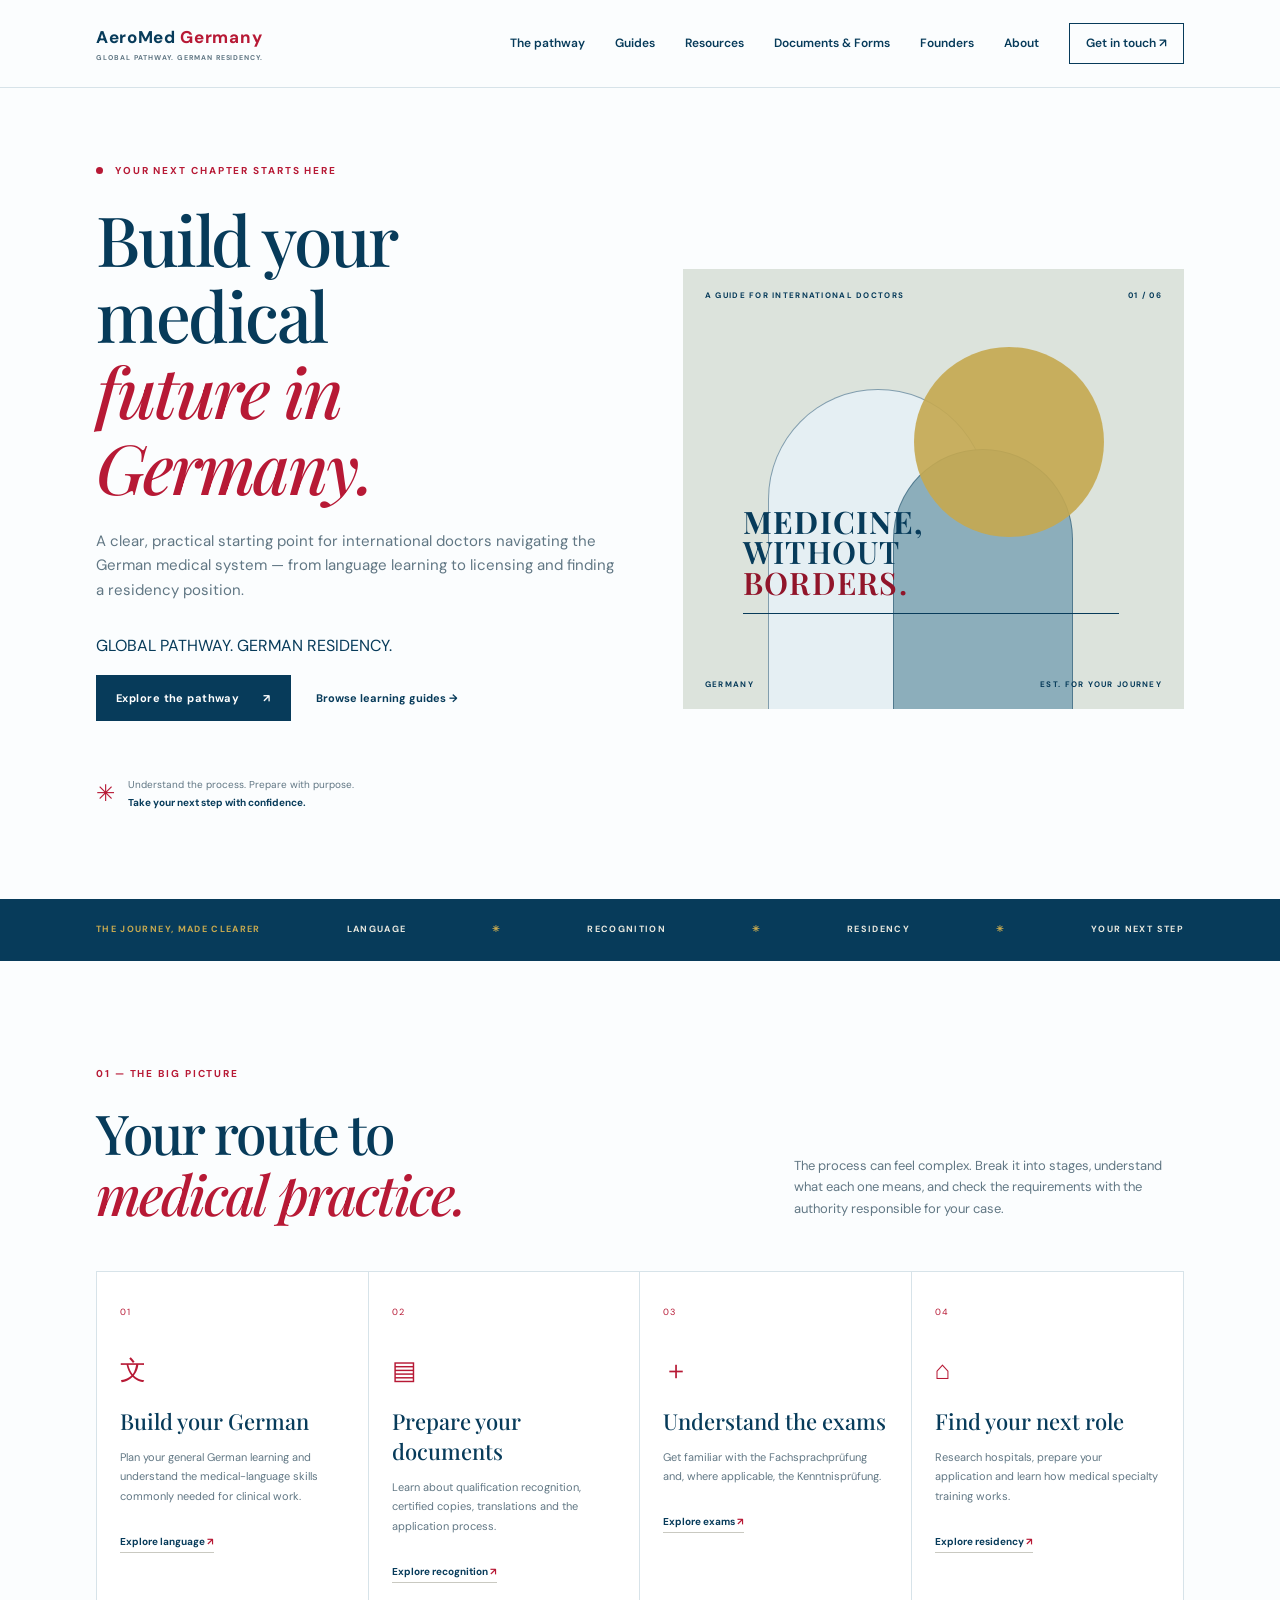
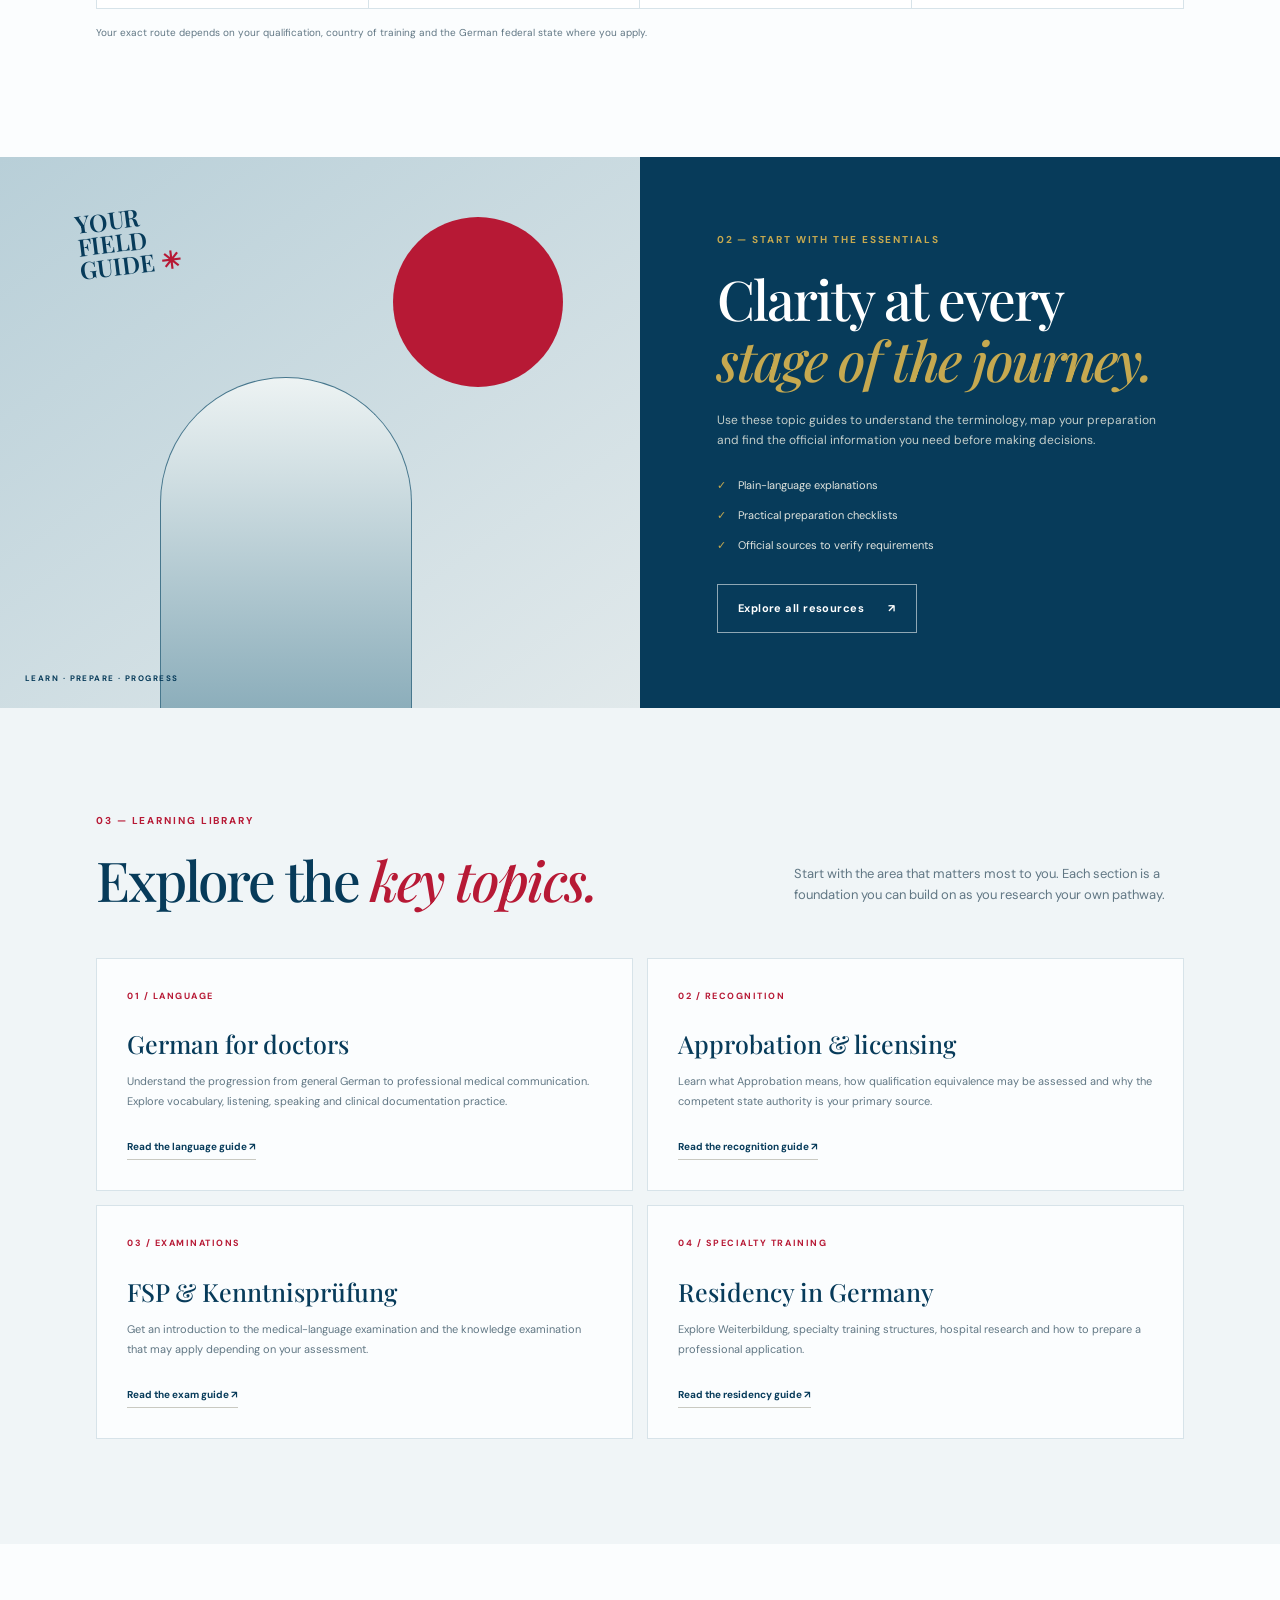
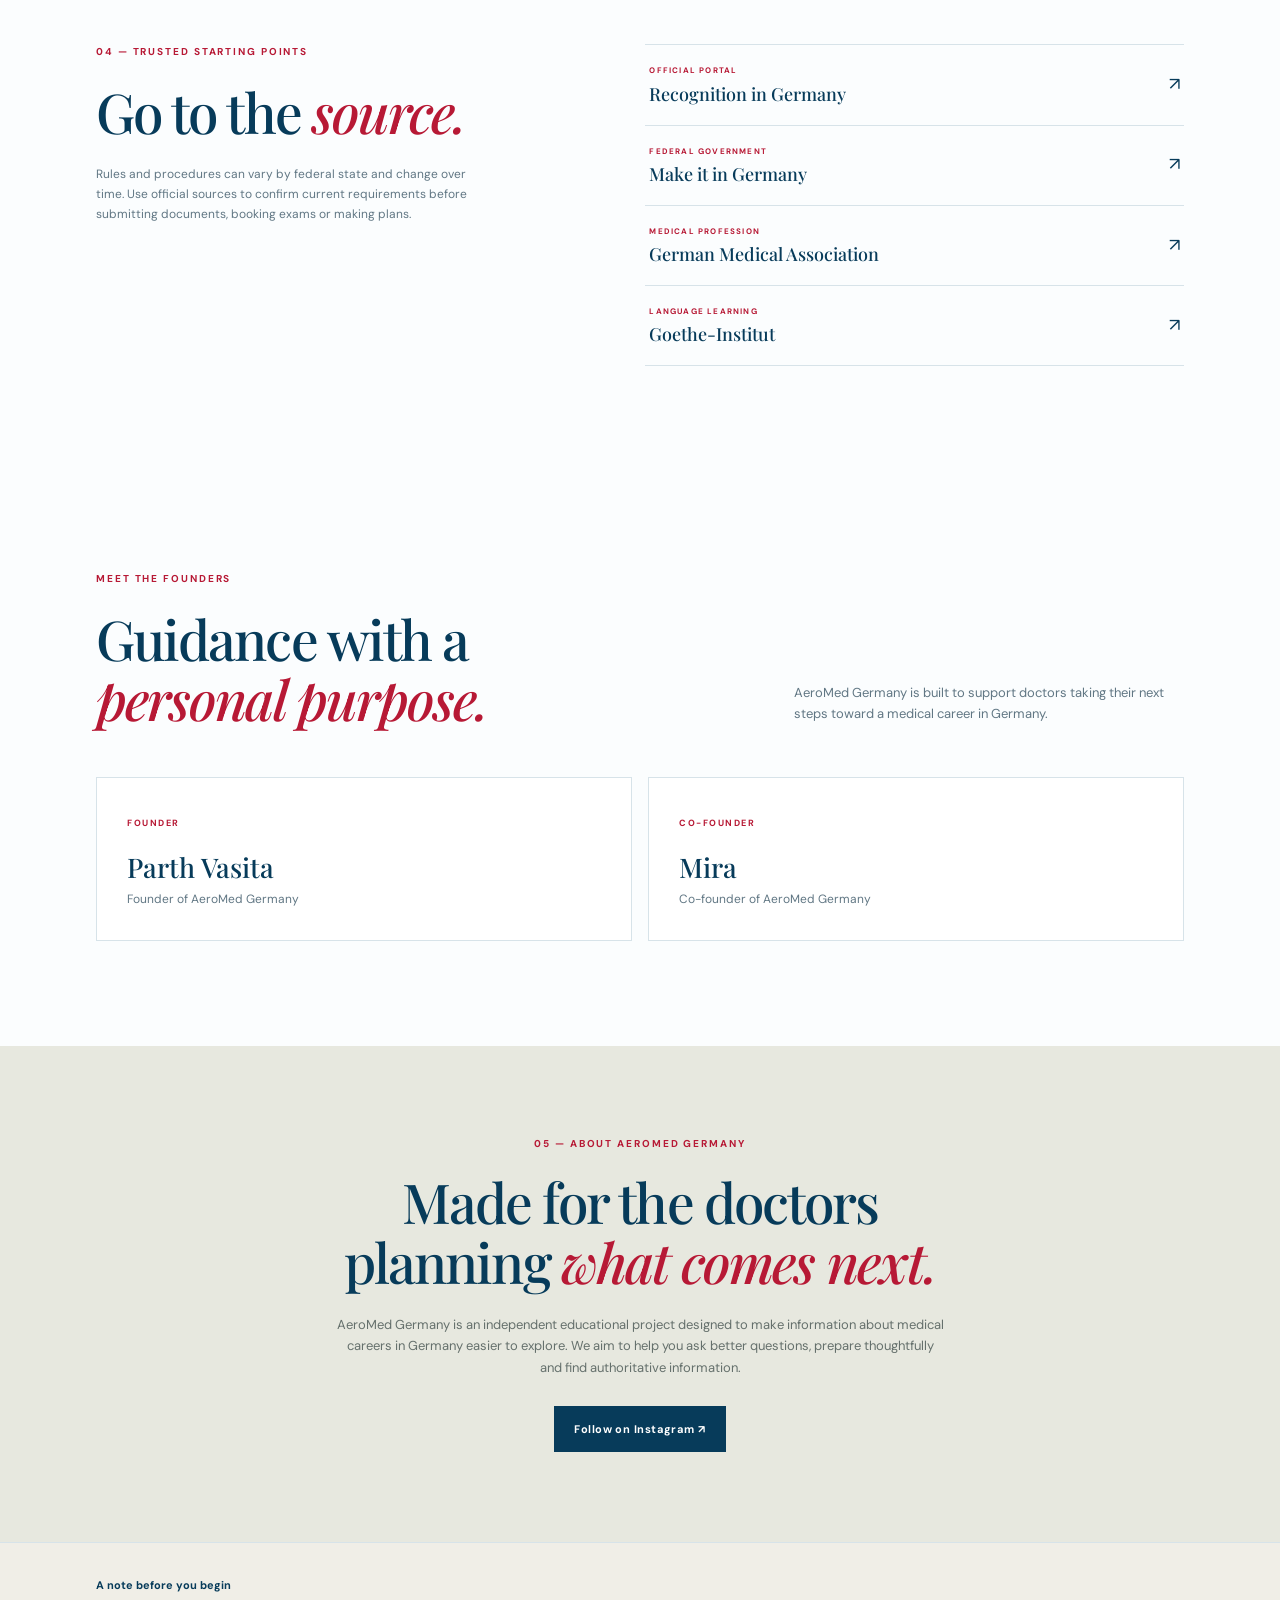
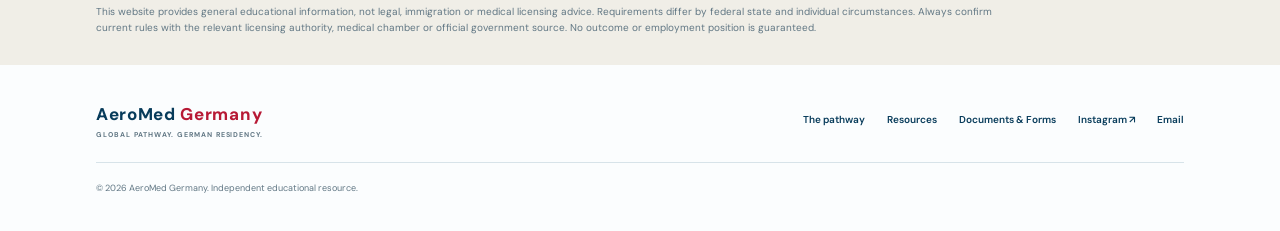
<file: index.html>
<!doctype html>
<html lang="en">
<head>
  <meta charset="utf-8">
  <meta name="viewport" content="width=device-width, initial-scale=1">
  <title>AeroMed Germany | Global Pathway. German Residency.</title>
  <meta name="description" content="AeroMed Germany supports international medical graduates exploring language learning, Approbation, exams and medical residency pathways in Germany.">
  <meta name="theme-color" content="#073b5a">
  <link rel="canonical" href="https://germanpg854.github.io/">
  
  <link rel="preconnect" href="https://fonts.googleapis.com">
  <link rel="preconnect" href="https://fonts.gstatic.com" crossorigin>
  <link href="https://fonts.googleapis.com/css2?family=DM+Sans:wght@400;500;600;700&family=Playfair+Display:wght@500;600;700&display=swap" rel="stylesheet">
  <link rel="stylesheet" href="styles.css">
</head>
<body>
  <a class="skip-link" href="#main">Skip to content</a>
  <header class="site-header">
    <a class="brand" href="index.html" aria-label="AeroMed Germany home">
      <span class="brand-name">AeroMed <span>Germany</span><small>GLOBAL PATHWAY. GERMAN RESIDENCY.</small></span>
    </a>
    <button class="menu-toggle" aria-label="Open navigation" aria-expanded="false">☰</button>
    <nav class="main-nav" aria-label="Main navigation">
      <a href="#pathway">The pathway</a><a href="#guides">Guides</a><a href="#resources">Resources</a><a href="documents.html">Documents &amp; Forms</a><a href="#founders">Founders</a><a href="#about">About</a>
      <a class="nav-cta" href="mailto:germanpg854@gmail.com">Get in touch ↗</a>
    </nav>
  </header>

  <main id="main">
    <section class="hero">
      <div class="hero-copy">
        <p class="eyebrow"><span></span> YOUR NEXT CHAPTER STARTS HERE</p>
        <h1>Build your medical<br><em>future in Germany.</em></h1>
        <p class="hero-intro">A clear, practical starting point for international doctors navigating the German medical system — from language learning to licensing and finding a residency position.</p><p class="brand-tagline">GLOBAL PATHWAY. GERMAN RESIDENCY.</p>
        <div class="hero-actions"><a class="button button-dark" href="#pathway">Explore the pathway <span>↗</span></a><a class="text-link" href="#guides">Browse learning guides <span>→</span></a></div>
        <div class="hero-note"><span class="note-icon">✳</span><span>Understand the process. Prepare with purpose.<br><b>Take your next step with confidence.</b></span></div>
      </div>
      <div class="hero-art" aria-label="Abstract editorial illustration inspired by European architecture">
        <div class="art-top">A GUIDE FOR INTERNATIONAL DOCTORS <span>01 / 06</span></div>
        <div class="arch arch-one"></div><div class="arch arch-two"></div>
        <div class="art-sun"></div><div class="art-line"></div>
        <div class="art-caption"><b>MEDICINE,</b><br>WITHOUT<br><i>BORDERS.</i></div>
        <div class="art-bottom"><span>GERMANY</span><span>EST. FOR YOUR JOURNEY</span></div>
      </div>
    </section>

    <section class="trust-strip"><span>THE JOURNEY, MADE CLEARER</span><span>LANGUAGE</span><i>✳</i><span>RECOGNITION</span><i>✳</i><span>RESIDENCY</span><i>✳</i><span>YOUR NEXT STEP</span></section>

    <section class="section pathway-section" id="pathway">
      <div class="section-heading"><div><p class="eyebrow">01 — THE BIG PICTURE</p><h2>Your route to<br><em>medical practice.</em></h2></div><p class="section-summary">The process can feel complex. Break it into stages, understand what each one means, and check the requirements with the authority responsible for your case.</p></div>
      <div class="pathway-grid">
        <article class="path-card"><span class="card-number">01</span><div class="card-icon">文</div><h3>Build your German</h3><p>Plan your general German learning and understand the medical-language skills commonly needed for clinical work.</p><a href="language.html">Explore language <span>↗</span></a></article>
        <article class="path-card"><span class="card-number">02</span><div class="card-icon">▤</div><h3>Prepare your documents</h3><p>Learn about qualification recognition, certified copies, translations and the application process.</p><a href="approbation.html">Explore recognition <span>↗</span></a></article>
        <article class="path-card"><span class="card-number">03</span><div class="card-icon">＋</div><h3>Understand the exams</h3><p>Get familiar with the Fachsprachprüfung and, where applicable, the Kenntnisprüfung.</p><a href="exams.html">Explore exams <span>↗</span></a></article>
        <article class="path-card"><span class="card-number">04</span><div class="card-icon">⌂</div><h3>Find your next role</h3><p>Research hospitals, prepare your application and learn how medical specialty training works.</p><a href="residency.html">Explore residency <span>↗</span></a></article>
      </div>
      <p class="small-print">Your exact route depends on your qualification, country of training and the German federal state where you apply.</p>
    </section>

    <section class="feature-section" id="guides">
      <div class="feature-image"><div class="feature-stamp">YOUR<br>FIELD<br>GUIDE <span>✳</span></div><div class="feature-image-label">LEARN · PREPARE · PROGRESS</div></div>
      <div class="feature-copy"><p class="eyebrow">02 — START WITH THE ESSENTIALS</p><h2>Clarity at every<br><em>stage of the journey.</em></h2><p>Use these topic guides to understand the terminology, map your preparation and find the official information you need before making decisions.</p><ul class="check-list"><li>Plain-language explanations</li><li>Practical preparation checklists</li><li>Official sources to verify requirements</li></ul><a class="button button-light" href="#resources">Explore all resources <span>↗</span></a></div>
    </section>

    <section class="section topic-section">
      <div class="section-heading"><div><p class="eyebrow">03 — LEARNING LIBRARY</p><h2>Explore the <em>key topics.</em></h2></div><p class="section-summary">Start with the area that matters most to you. Each section is a foundation you can build on as you research your own pathway.</p></div>
      <div class="topic-grid">
        <article class="topic-card" ><div class="topic-meta">01 / LANGUAGE</div><h3>German for doctors</h3><p>Understand the progression from general German to professional medical communication. Explore vocabulary, listening, speaking and clinical documentation practice.</p><a href="language.html">Read the language guide ↗</a></article>
        <article class="topic-card" ><div class="topic-meta">02 / RECOGNITION</div><h3>Approbation & licensing</h3><p>Learn what Approbation means, how qualification equivalence may be assessed and why the competent state authority is your primary source.</p><a href="approbation.html">Read the recognition guide ↗</a></article>
        <article class="topic-card" ><div class="topic-meta">03 / EXAMINATIONS</div><h3>FSP & Kenntnisprüfung</h3><p>Get an introduction to the medical-language examination and the knowledge examination that may apply depending on your assessment.</p><a href="exams.html">Read the exam guide ↗</a></article>
        <article class="topic-card" ><div class="topic-meta">04 / SPECIALTY TRAINING</div><h3>Residency in Germany</h3><p>Explore Weiterbildung, specialty training structures, hospital research and how to prepare a professional application.</p><a href="residency.html">Read the residency guide ↗</a></article>
      </div>
    </section>

    <section class="official-section" id="resources">
      <div class="official-copy"><p class="eyebrow">04 — TRUSTED STARTING POINTS</p><h2>Go to the <em>source.</em></h2><p>Rules and procedures can vary by federal state and change over time. Use official sources to confirm current requirements before submitting documents, booking exams or making plans.</p></div>
      <div class="resource-list">
        <a href="https://www.anerkennung-in-deutschland.de/html/en/" target="_blank" rel="noopener"><span><small>OFFICIAL PORTAL</small><b>Recognition in Germany</b></span><span>↗</span></a>
        <a href="https://www.make-it-in-germany.com/en/" target="_blank" rel="noopener"><span><small>FEDERAL GOVERNMENT</small><b>Make it in Germany</b></span><span>↗</span></a>
        <a href="https://www.bundesaerztekammer.de/" target="_blank" rel="noopener"><span><small>MEDICAL PROFESSION</small><b>German Medical Association</b></span><span>↗</span></a>
        <a href="https://www.goethe.de/en/" target="_blank" rel="noopener"><span><small>LANGUAGE LEARNING</small><b>Goethe-Institut</b></span><span>↗</span></a>
      </div>
    </section>

    <section class="founders-section section" id="founders">
      <div class="section-heading"><div><p class="eyebrow">MEET THE FOUNDERS</p><h2>Guidance with a<br><em>personal purpose.</em></h2></div><p class="section-summary">AeroMed Germany is built to support doctors taking their next steps toward a medical career in Germany.</p></div>
      <div class="founder-grid">
        <article class="founder-card"><span class="founder-role">FOUNDER</span><h3>Parth Vasita</h3><p>Founder of AeroMed Germany</p></article>
        <article class="founder-card"><span class="founder-role">CO-FOUNDER</span><h3>Mira</h3><p>Co-founder of AeroMed Germany</p></article>
      </div>
    </section>
    <section class="about-section" id="about"><p class="eyebrow">05 — ABOUT AEROMED GERMANY</p><h2>Made for the doctors<br>planning <em>what comes next.</em></h2><p>AeroMed Germany is an independent educational project designed to make information about medical careers in Germany easier to explore. We aim to help you ask better questions, prepare thoughtfully and find authoritative information.</p><a class="button button-dark" href="https://www.instagram.com/germanpg854/" target="_blank" rel="noopener">Follow on Instagram ↗</a></section>

    <section class="disclaimer"><b>A note before you begin</b><p>This website provides general educational information, not legal, immigration or medical licensing advice. Requirements differ by federal state and individual circumstances. Always confirm current rules with the relevant licensing authority, medical chamber or official government source. No outcome or employment position is guaranteed.</p></section>
  </main>

  <footer class="site-footer"><a class="brand footer-brand" href="index.html"><span class="brand-name">AeroMed <span>Germany</span><small>GLOBAL PATHWAY. GERMAN RESIDENCY.</small></span></a><div class="footer-links"><a href="#pathway">The pathway</a><a href="#resources">Resources</a><a href="documents.html">Documents &amp; Forms</a><a href="https://www.instagram.com/germanpg854/" target="_blank" rel="noopener">Instagram ↗</a><a href="mailto:germanpg854@gmail.com">Email</a></div><p>© <span id="year"></span> AeroMed Germany. Independent educational resource.</p></footer>
  <script src="script.js"></script>
</body>
</html>
</file>
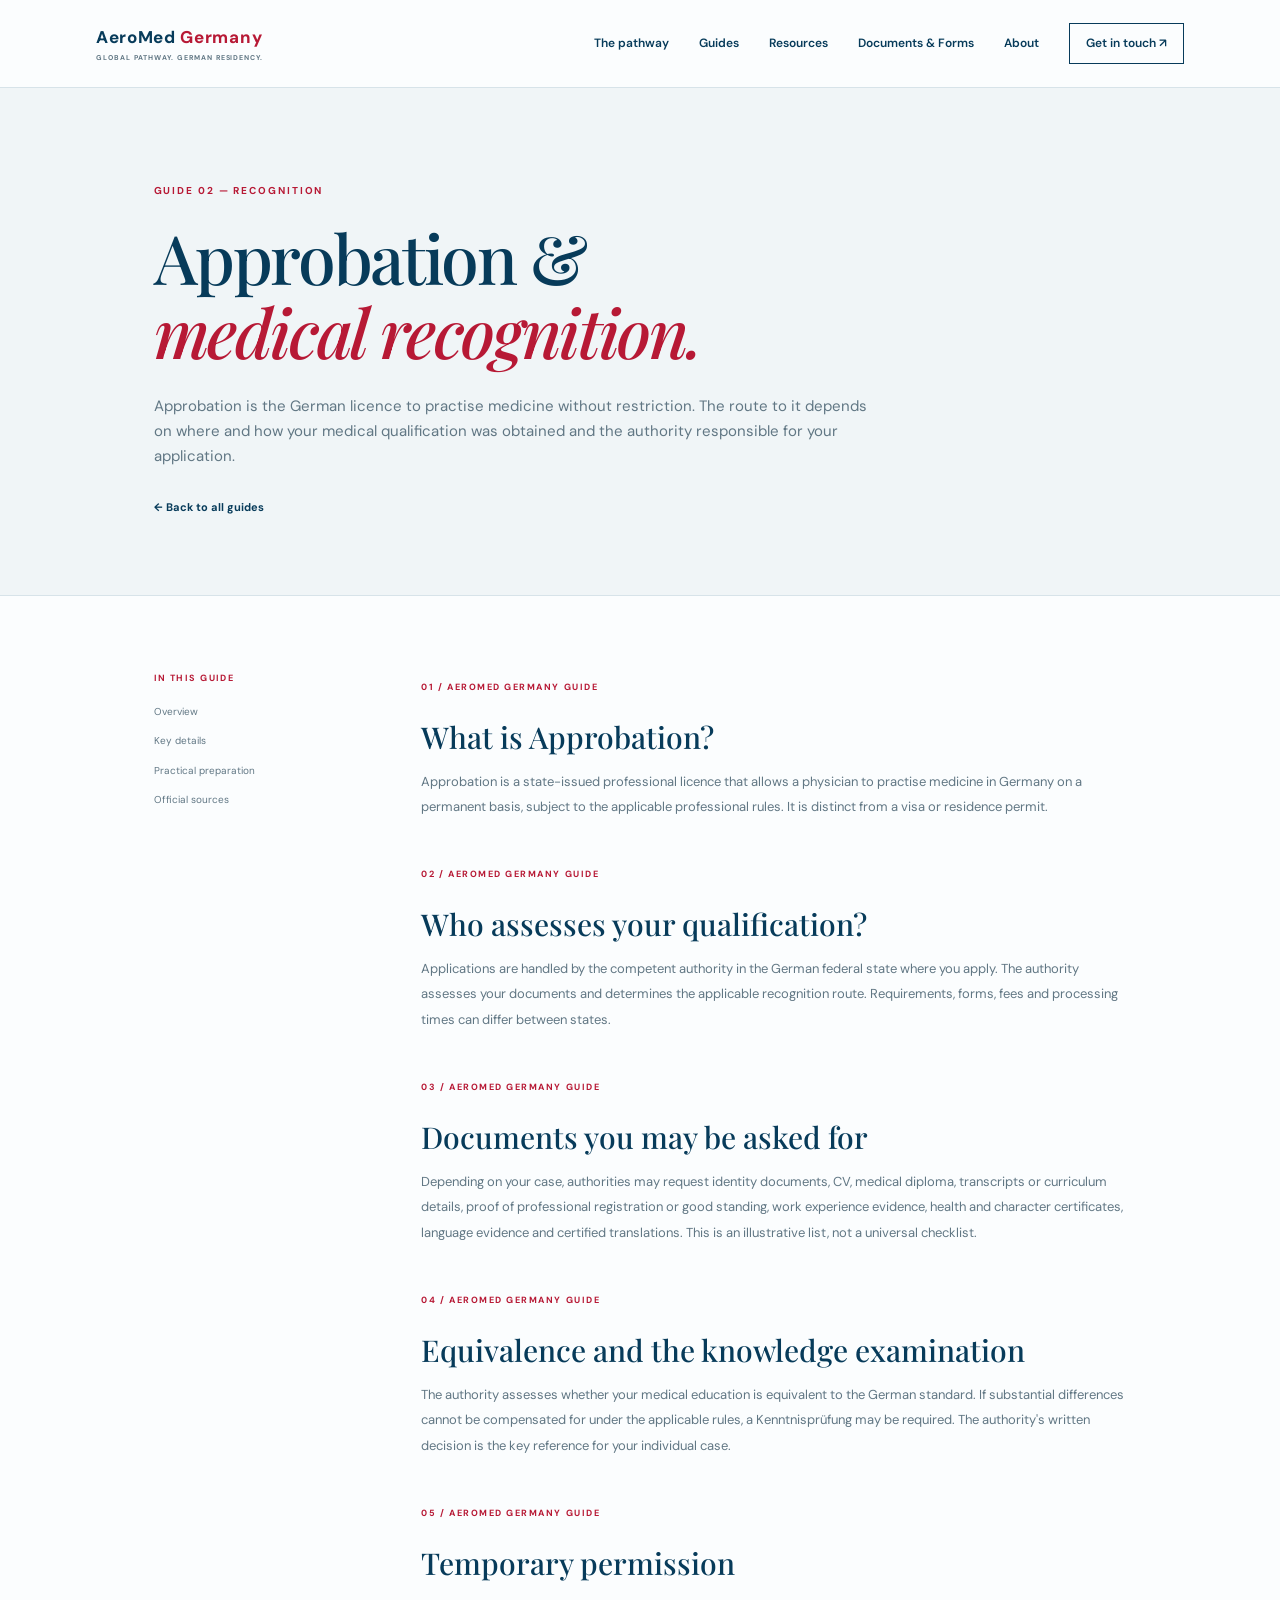
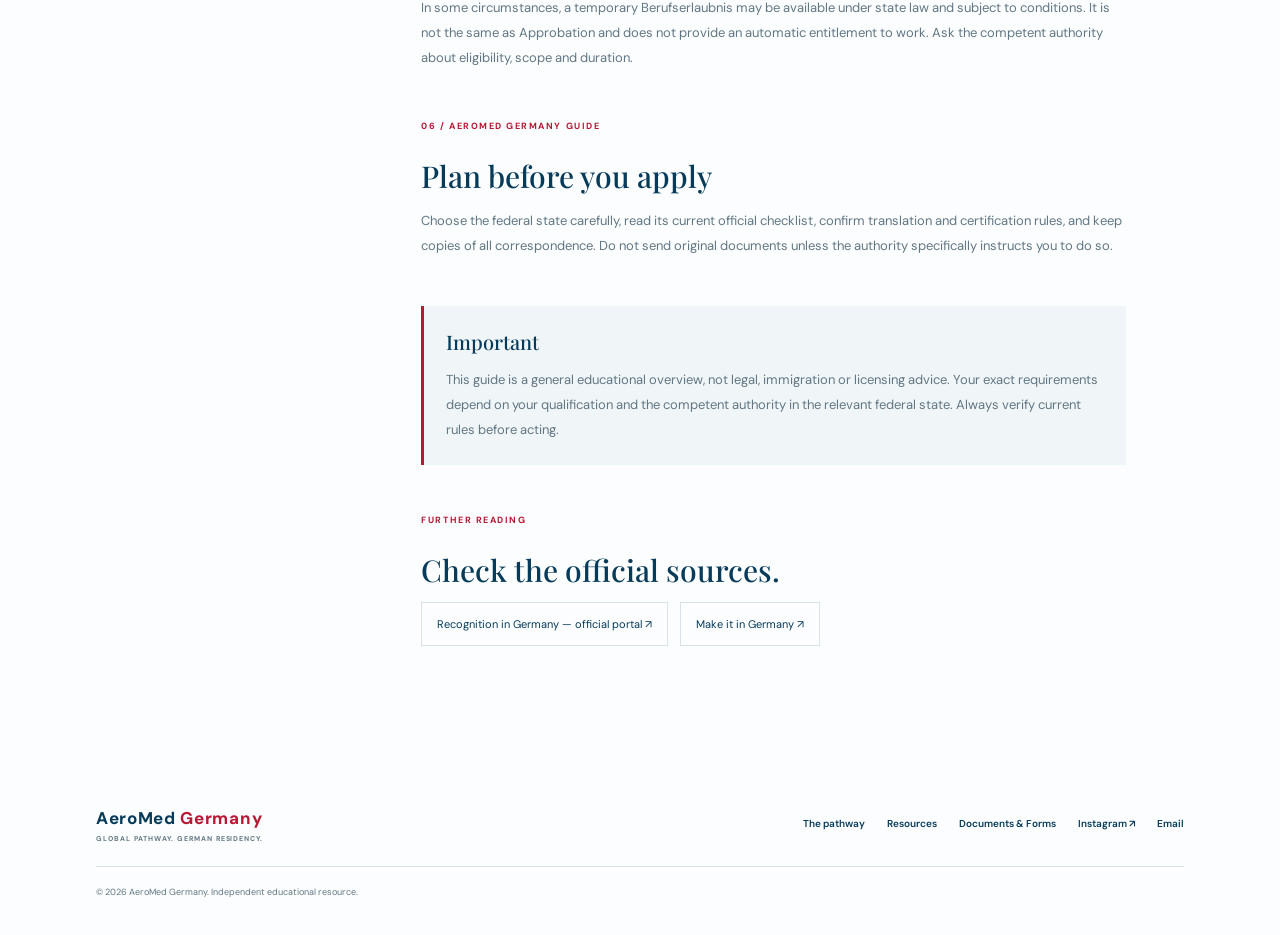
<file: approbation.html>
<!doctype html>
<html lang="en"><head><meta charset="utf-8"><meta name="viewport" content="width=device-width, initial-scale=1">
<meta name="theme-color" content="#073b5a">
<link rel="preconnect" href="https://fonts.googleapis.com"><link rel="preconnect" href="https://fonts.gstatic.com" crossorigin>
<link href="https://fonts.googleapis.com/css2?family=DM+Sans:wght@400;500;600;700&family=Playfair+Display:wght@500;600;700&display=swap" rel="stylesheet"><link rel="stylesheet" href="styles.css">
<link rel="canonical" href="https://germanpg854.github.io/approbation.html"></head><body><header class="site-header"><a class="brand" href="index.html"><span class="brand-name">AeroMed <span>Germany</span><small>GLOBAL PATHWAY. GERMAN RESIDENCY.</small></span></a><button class="menu-toggle" aria-label="Open navigation" aria-expanded="false">☰</button><nav class="main-nav"><a href="index.html#pathway">The pathway</a><a href="index.html#guides">Guides</a><a href="index.html#resources">Resources</a><a href="documents.html">Documents &amp; Forms</a><a href="index.html#about">About</a><a class="nav-cta" href="mailto:germanpg854@gmail.com">Get in touch ↗</a></nav></header><main id="main">
<title>Approbation & Medical Licensing in Germany | AeroMed Germany</title><meta name="description" content="An introduction to medical qualification recognition and Approbation for international doctors considering Germany."><section class="article-hero"><p class="eyebrow">GUIDE 02 — RECOGNITION</p><h1>Approbation &<br><em>medical recognition.</em></h1><p class="article-intro">Approbation is the German licence to practise medicine without restriction. The route to it depends on where and how your medical qualification was obtained and the authority responsible for your application.</p><a class="text-link" href="index.html#guides">← Back to all guides</a></section>
<section class="article-body"><aside class="article-aside"><b>IN THIS GUIDE</b><a href="#section-1">Overview</a><a href="#section-2">Key details</a><a href="#section-3">Practical preparation</a><a href="#official">Official sources</a></aside><div class="article-content"><section id="section-1"><p class="topic-meta">01 / AEROMED GERMANY GUIDE</p><h2>What is Approbation?</h2><p>Approbation is a state-issued professional licence that allows a physician to practise medicine in Germany on a permanent basis, subject to the applicable professional rules. It is distinct from a visa or residence permit.</p></section><section id="section-2"><p class="topic-meta">02 / AEROMED GERMANY GUIDE</p><h2>Who assesses your qualification?</h2><p>Applications are handled by the competent authority in the German federal state where you apply. The authority assesses your documents and determines the applicable recognition route. Requirements, forms, fees and processing times can differ between states.</p></section><section id="section-3"><p class="topic-meta">03 / AEROMED GERMANY GUIDE</p><h2>Documents you may be asked for</h2><p>Depending on your case, authorities may request identity documents, CV, medical diploma, transcripts or curriculum details, proof of professional registration or good standing, work experience evidence, health and character certificates, language evidence and certified translations. This is an illustrative list, not a universal checklist.</p></section><section id="section-4"><p class="topic-meta">04 / AEROMED GERMANY GUIDE</p><h2>Equivalence and the knowledge examination</h2><p>The authority assesses whether your medical education is equivalent to the German standard. If substantial differences cannot be compensated for under the applicable rules, a Kenntnisprüfung may be required. The authority's written decision is the key reference for your individual case.</p></section><section id="section-5"><p class="topic-meta">05 / AEROMED GERMANY GUIDE</p><h2>Temporary permission</h2><p>In some circumstances, a temporary Berufserlaubnis may be available under state law and subject to conditions. It is not the same as Approbation and does not provide an automatic entitlement to work. Ask the competent authority about eligibility, scope and duration.</p></section><section id="section-6"><p class="topic-meta">06 / AEROMED GERMANY GUIDE</p><h2>Plan before you apply</h2><p>Choose the federal state carefully, read its current official checklist, confirm translation and certification rules, and keep copies of all correspondence. Do not send original documents unless the authority specifically instructs you to do so.</p></section><section class="article-callout"><b>Important</b><p>This guide is a general educational overview, not legal, immigration or licensing advice. Your exact requirements depend on your qualification and the competent authority in the relevant federal state. Always verify current rules before acting.</p></section><section id="official"><p class="topic-meta">FURTHER READING</p><h2>Check the official sources.</h2><div class="article-links"><a href="https://www.anerkennung-in-deutschland.de/html/en/" target="_blank" rel="noopener">Recognition in Germany — official portal ↗</a><a href="https://www.make-it-in-germany.com/en/" target="_blank" rel="noopener">Make it in Germany ↗</a></div></section></div></section></main><footer class="site-footer"><a class="brand footer-brand" href="index.html"><span class="brand-name">AeroMed <span>Germany</span><small>GLOBAL PATHWAY. GERMAN RESIDENCY.</small></span></a><div class="footer-links"><a href="index.html#pathway">The pathway</a><a href="index.html#resources">Resources</a><a href="documents.html">Documents &amp; Forms</a><a href="https://www.instagram.com/germanpg854/" target="_blank" rel="noopener">Instagram ↗</a><a href="mailto:germanpg854@gmail.com">Email</a></div><p>© <span id="year"></span> AeroMed Germany. Independent educational resource.</p></footer><script src="script.js"></script></body></html>
</file>
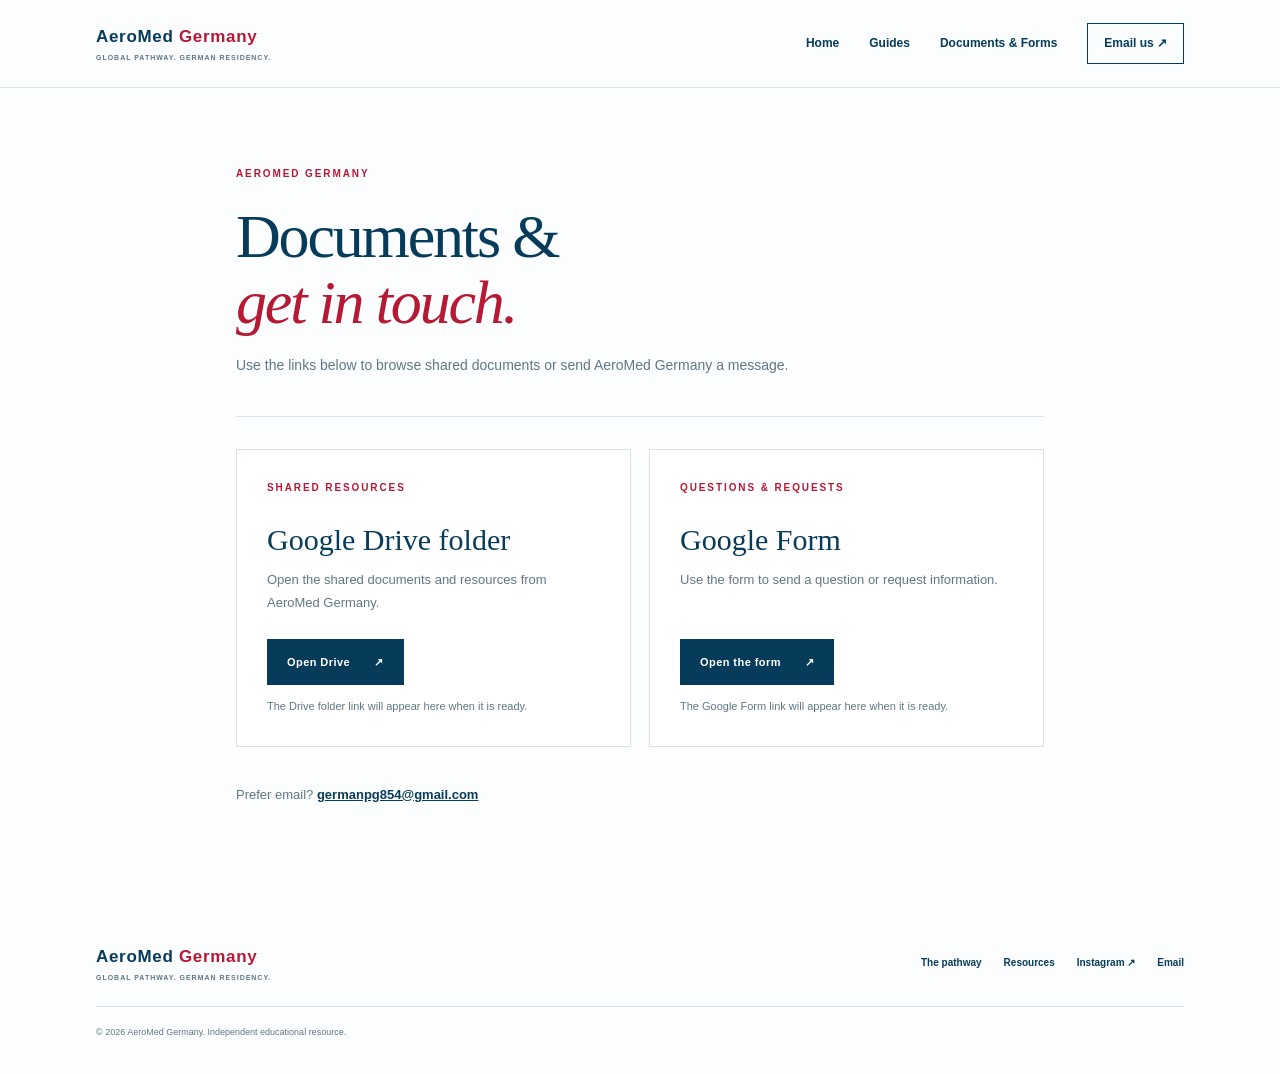
<file: documents.html>
<!doctype html>
<html lang="en">
<head>
  <meta charset="utf-8">
  <meta name="viewport" content="width=device-width,initial-scale=1">
  <meta name="theme-color" content="#073b5a">
  <title>Documents & contact | AeroMed Germany</title>
  <meta name="description" content="Open AeroMed Germany's shared documents or contact form.">
  <link rel="stylesheet" href="styles.css">
</head>
<body>
  <a class="skip-link" href="#main">Skip to content</a>
  <header class="site-header">
    <a class="brand" href="index.html" aria-label="AeroMed Germany home"><span class="brand-name">AeroMed <span>Germany</span><small>GLOBAL PATHWAY. GERMAN RESIDENCY.</small></span></a>
    <button class="menu-toggle" aria-label="Open navigation" aria-expanded="false">☰</button>
    <nav class="main-nav" aria-label="Main navigation"><a href="index.html">Home</a><a href="index.html#guides">Guides</a><a href="documents.html" aria-current="page">Documents & Forms</a><a href="mailto:germanpg854@gmail.com" class="nav-cta">Email us ↗</a></nav>
  </header>
  <main id="main" class="library-page">
    <section class="library-heading"><p class="eyebrow">AEROMED GERMANY</p><h1>Documents &<br><em>get in touch.</em></h1><p>Use the links below to browse shared documents or send AeroMed Germany a message.</p></section>
    <section class="share-link-grid" aria-label="AeroMed links">
      <article class="share-link-card"><p class="eyebrow">SHARED RESOURCES</p><h2>Google Drive folder</h2><p>Open the shared documents and resources from AeroMed Germany.</p><a class="button button-dark configured-link" data-link-name="drive" href="#drive-link">Open Drive <span>↗</span></a><small class="link-status" data-link-status="drive">The Drive folder link will appear here when it is ready.</small></article>
      <article class="share-link-card"><p class="eyebrow">QUESTIONS & REQUESTS</p><h2>Google Form</h2><p>Use the form to send a question or request information.</p><a class="button button-dark configured-link" data-link-name="form" href="#form-link">Open the form <span>↗</span></a><small class="link-status" data-link-status="form">The Google Form link will appear here when it is ready.</small></article>
    </section>
    <p class="share-contact">Prefer email? <a href="mailto:germanpg854@gmail.com">germanpg854@gmail.com</a></p>
  </main>
  <footer class="site-footer"><a class="brand footer-brand" href="index.html"><span class="brand-name">AeroMed <span>Germany</span><small>GLOBAL PATHWAY. GERMAN RESIDENCY.</small></span></a><div class="footer-links"><a href="index.html#pathway">The pathway</a><a href="index.html#resources">Resources</a><a href="https://www.instagram.com/germanpg854/" target="_blank" rel="noopener noreferrer">Instagram ↗</a><a href="mailto:germanpg854@gmail.com">Email</a></div><p>© <span id="year"></span> AeroMed Germany. Independent educational resource.</p></footer>
  <script src="script.js"></script>
  <script src="links-config.js"></script>
  <script src="links.js"></script>
</body>
</html>
</file>
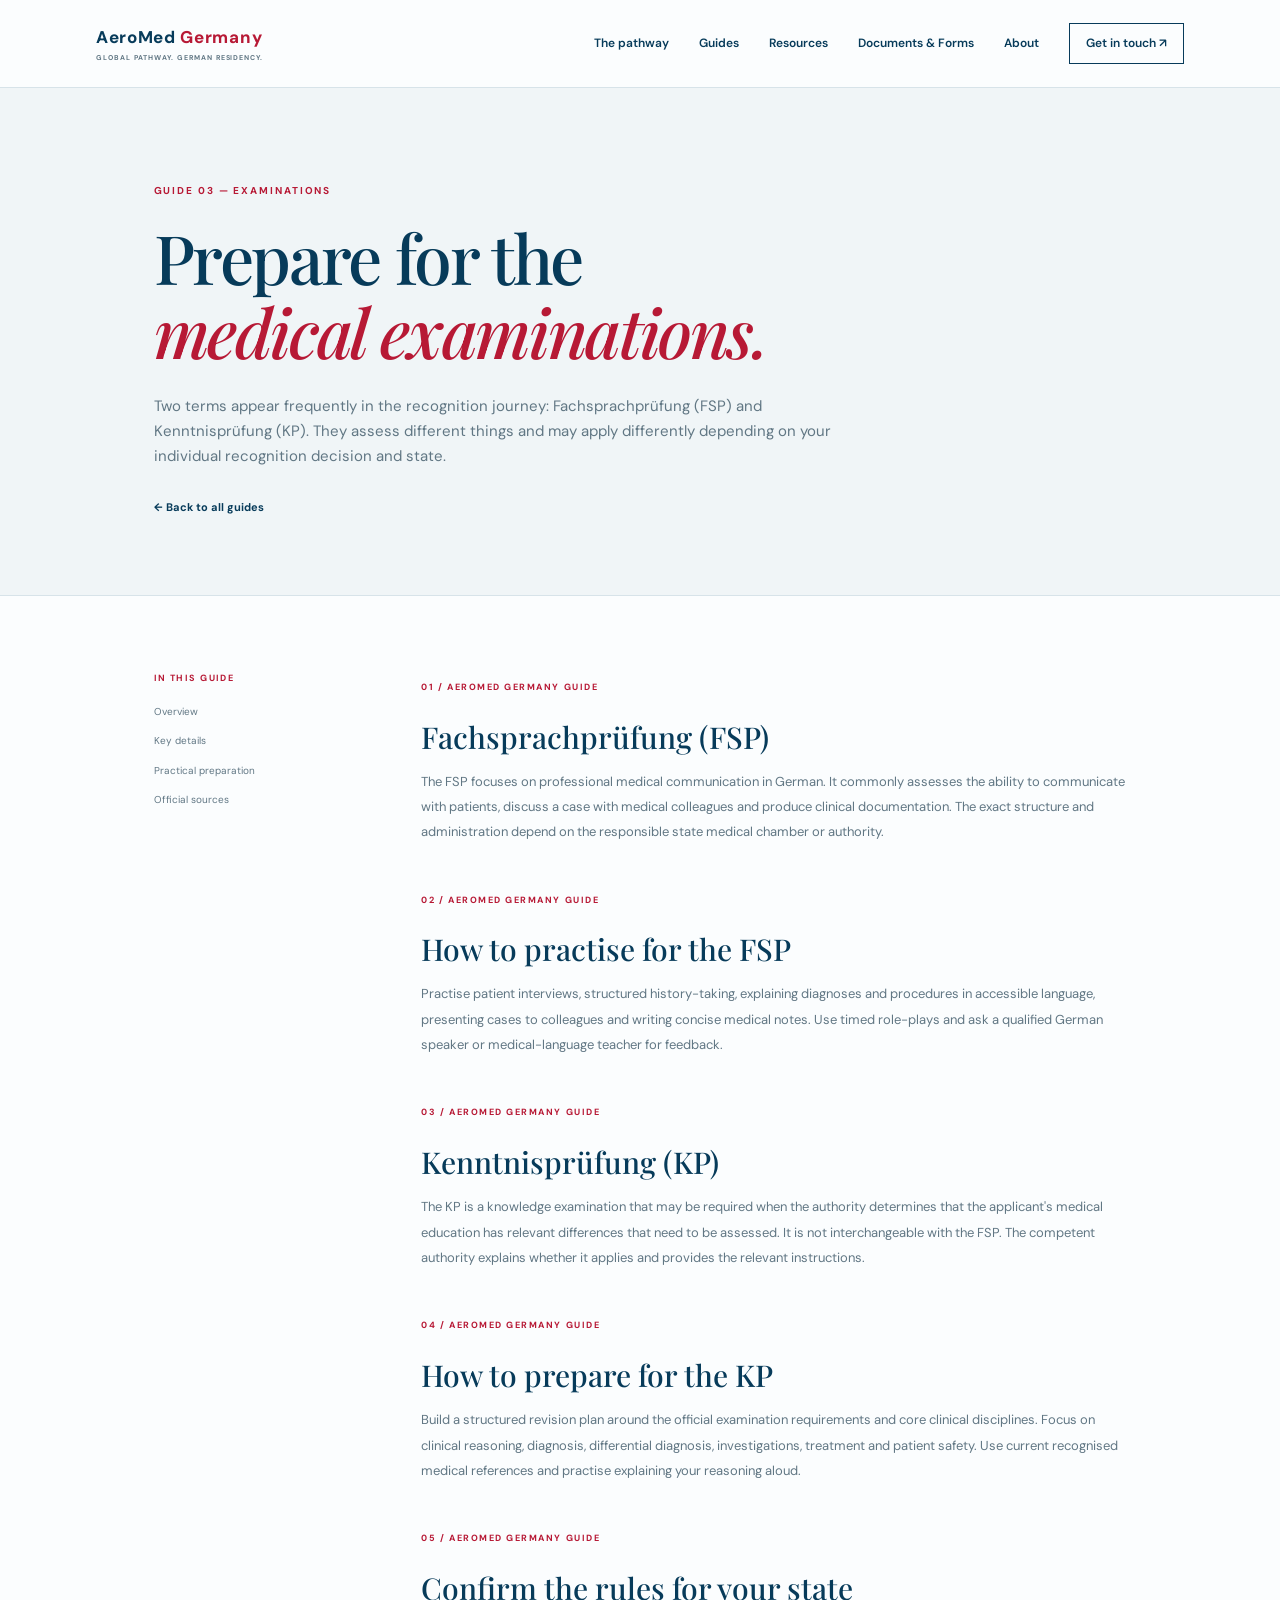
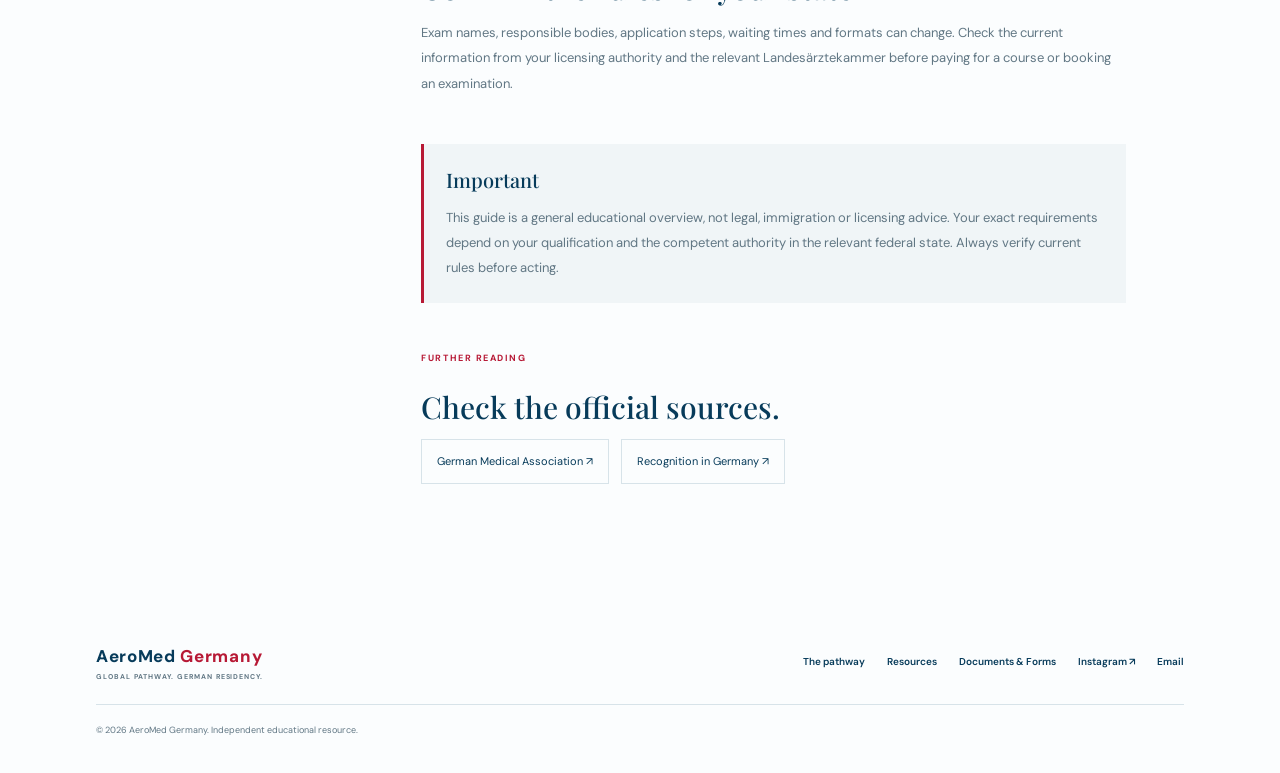
<file: exams.html>
<!doctype html>
<html lang="en"><head><meta charset="utf-8"><meta name="viewport" content="width=device-width, initial-scale=1">
<meta name="theme-color" content="#073b5a">
<link rel="preconnect" href="https://fonts.googleapis.com"><link rel="preconnect" href="https://fonts.gstatic.com" crossorigin>
<link href="https://fonts.googleapis.com/css2?family=DM+Sans:wght@400;500;600;700&family=Playfair+Display:wght@500;600;700&display=swap" rel="stylesheet"><link rel="stylesheet" href="styles.css">
<link rel="canonical" href="https://germanpg854.github.io/exams.html"></head><body><header class="site-header"><a class="brand" href="index.html"><span class="brand-name">AeroMed <span>Germany</span><small>GLOBAL PATHWAY. GERMAN RESIDENCY.</small></span></a><button class="menu-toggle" aria-label="Open navigation" aria-expanded="false">☰</button><nav class="main-nav"><a href="index.html#pathway">The pathway</a><a href="index.html#guides">Guides</a><a href="index.html#resources">Resources</a><a href="documents.html">Documents &amp; Forms</a><a href="index.html#about">About</a><a class="nav-cta" href="mailto:germanpg854@gmail.com">Get in touch ↗</a></nav></header><main id="main">
<title>FSP & Kenntnisprüfung Guide for Doctors | AeroMed Germany</title><meta name="description" content="An introduction to the Fachsprachprüfung and Kenntnisprüfung for international medical graduates in Germany."><section class="article-hero"><p class="eyebrow">GUIDE 03 — EXAMINATIONS</p><h1>Prepare for the<br><em>medical examinations.</em></h1><p class="article-intro">Two terms appear frequently in the recognition journey: Fachsprachprüfung (FSP) and Kenntnisprüfung (KP). They assess different things and may apply differently depending on your individual recognition decision and state.</p><a class="text-link" href="index.html#guides">← Back to all guides</a></section>
<section class="article-body"><aside class="article-aside"><b>IN THIS GUIDE</b><a href="#section-1">Overview</a><a href="#section-2">Key details</a><a href="#section-3">Practical preparation</a><a href="#official">Official sources</a></aside><div class="article-content"><section id="section-1"><p class="topic-meta">01 / AEROMED GERMANY GUIDE</p><h2>Fachsprachprüfung (FSP)</h2><p>The FSP focuses on professional medical communication in German. It commonly assesses the ability to communicate with patients, discuss a case with medical colleagues and produce clinical documentation. The exact structure and administration depend on the responsible state medical chamber or authority.</p></section><section id="section-2"><p class="topic-meta">02 / AEROMED GERMANY GUIDE</p><h2>How to practise for the FSP</h2><p>Practise patient interviews, structured history-taking, explaining diagnoses and procedures in accessible language, presenting cases to colleagues and writing concise medical notes. Use timed role-plays and ask a qualified German speaker or medical-language teacher for feedback.</p></section><section id="section-3"><p class="topic-meta">03 / AEROMED GERMANY GUIDE</p><h2>Kenntnisprüfung (KP)</h2><p>The KP is a knowledge examination that may be required when the authority determines that the applicant's medical education has relevant differences that need to be assessed. It is not interchangeable with the FSP. The competent authority explains whether it applies and provides the relevant instructions.</p></section><section id="section-4"><p class="topic-meta">04 / AEROMED GERMANY GUIDE</p><h2>How to prepare for the KP</h2><p>Build a structured revision plan around the official examination requirements and core clinical disciplines. Focus on clinical reasoning, diagnosis, differential diagnosis, investigations, treatment and patient safety. Use current recognised medical references and practise explaining your reasoning aloud.</p></section><section id="section-5"><p class="topic-meta">05 / AEROMED GERMANY GUIDE</p><h2>Confirm the rules for your state</h2><p>Exam names, responsible bodies, application steps, waiting times and formats can change. Check the current information from your licensing authority and the relevant Landesärztekammer before paying for a course or booking an examination.</p></section><section class="article-callout"><b>Important</b><p>This guide is a general educational overview, not legal, immigration or licensing advice. Your exact requirements depend on your qualification and the competent authority in the relevant federal state. Always verify current rules before acting.</p></section><section id="official"><p class="topic-meta">FURTHER READING</p><h2>Check the official sources.</h2><div class="article-links"><a href="https://www.bundesaerztekammer.de/" target="_blank" rel="noopener">German Medical Association ↗</a><a href="https://www.anerkennung-in-deutschland.de/html/en/" target="_blank" rel="noopener">Recognition in Germany ↗</a></div></section></div></section></main><footer class="site-footer"><a class="brand footer-brand" href="index.html"><span class="brand-name">AeroMed <span>Germany</span><small>GLOBAL PATHWAY. GERMAN RESIDENCY.</small></span></a><div class="footer-links"><a href="index.html#pathway">The pathway</a><a href="index.html#resources">Resources</a><a href="documents.html">Documents &amp; Forms</a><a href="https://www.instagram.com/germanpg854/" target="_blank" rel="noopener">Instagram ↗</a><a href="mailto:germanpg854@gmail.com">Email</a></div><p>© <span id="year"></span> AeroMed Germany. Independent educational resource.</p></footer><script src="script.js"></script></body></html>
</file>
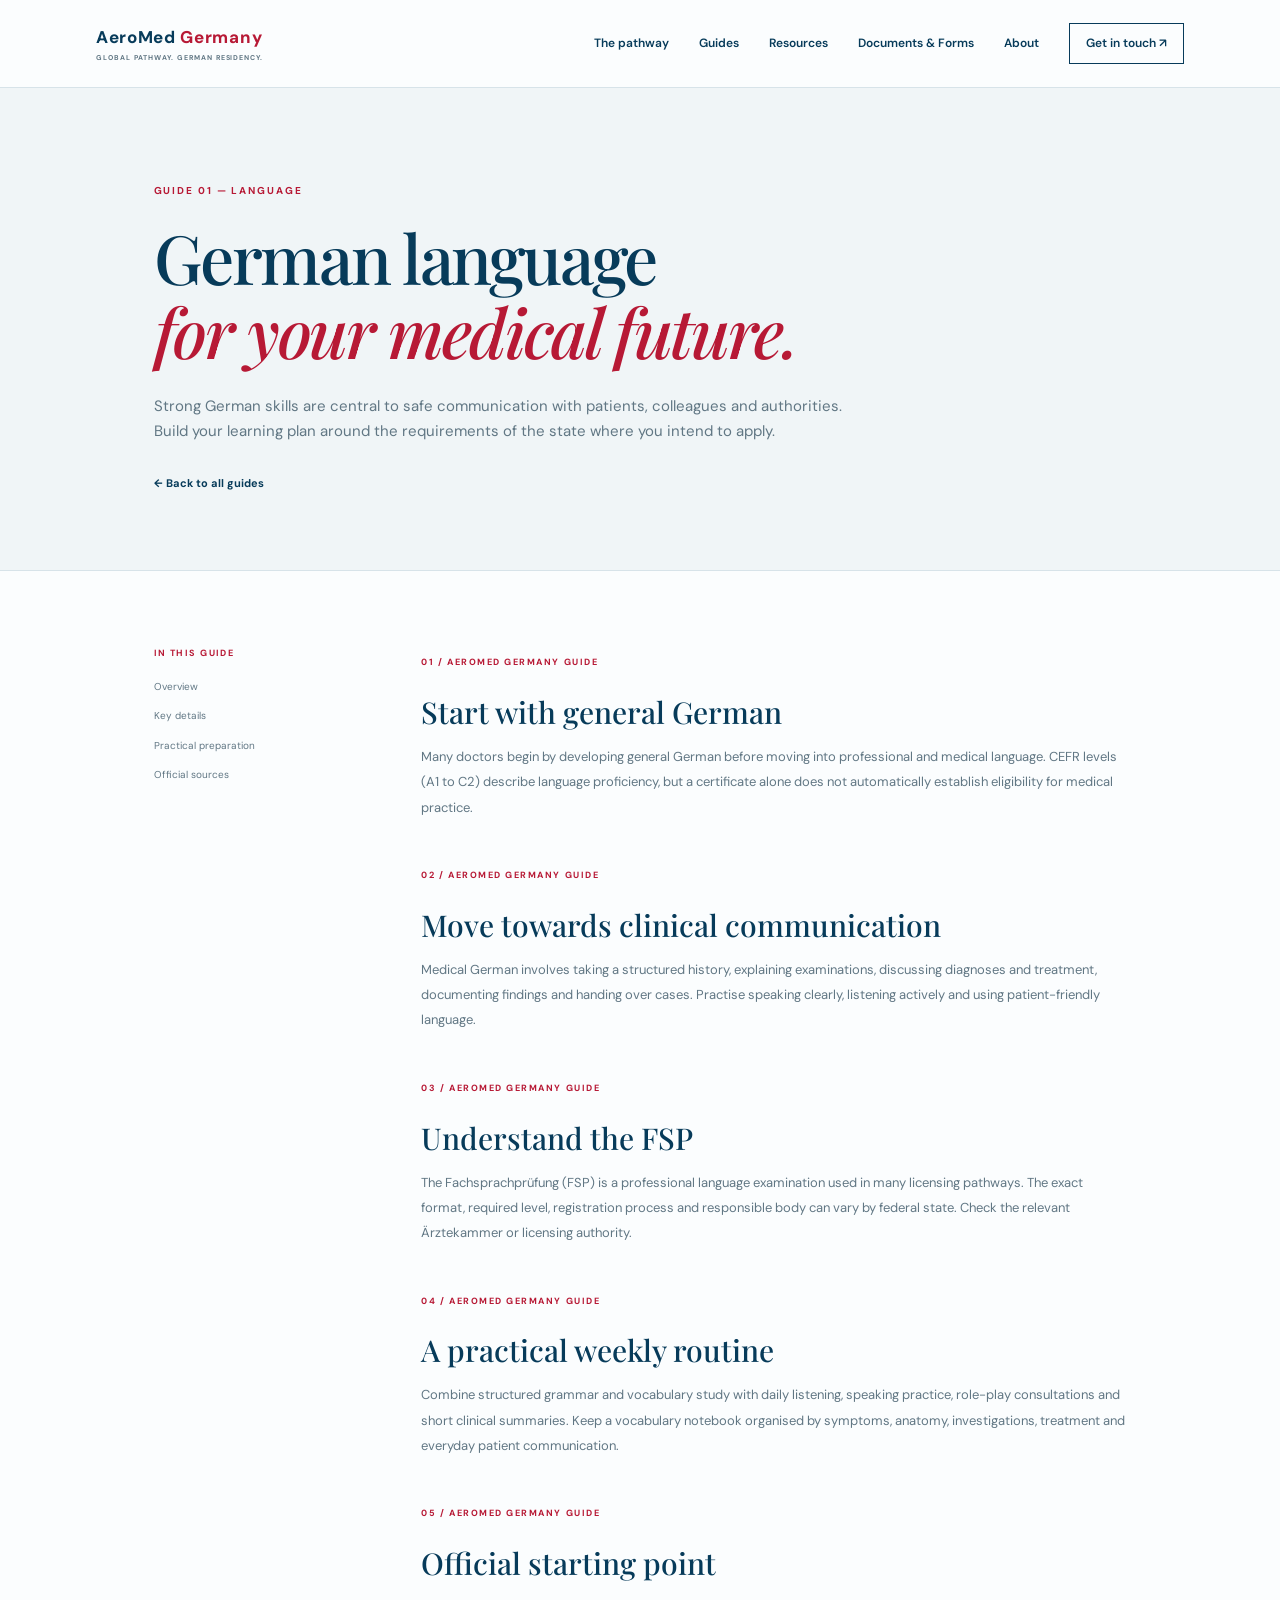
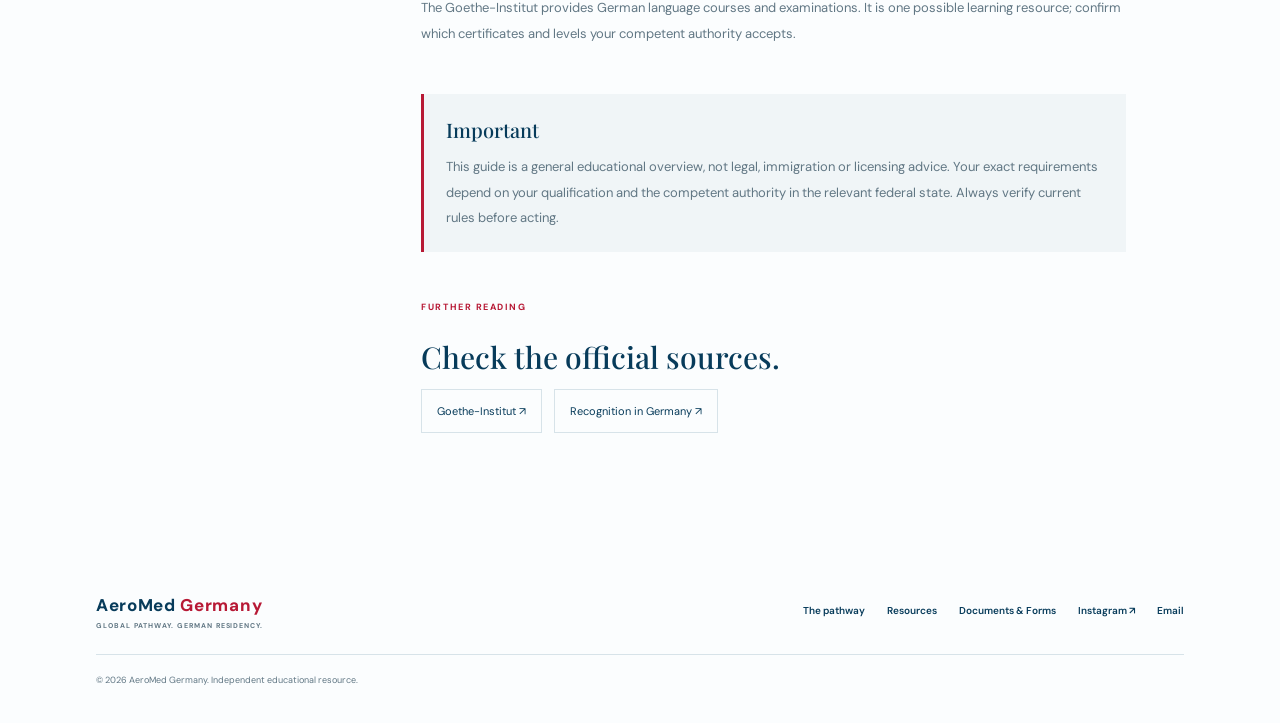
<file: language.html>
<!doctype html>
<html lang="en"><head><meta charset="utf-8"><meta name="viewport" content="width=device-width, initial-scale=1">
<meta name="theme-color" content="#073b5a">
<link rel="preconnect" href="https://fonts.googleapis.com"><link rel="preconnect" href="https://fonts.gstatic.com" crossorigin>
<link href="https://fonts.googleapis.com/css2?family=DM+Sans:wght@400;500;600;700&family=Playfair+Display:wght@500;600;700&display=swap" rel="stylesheet"><link rel="stylesheet" href="styles.css">
<link rel="canonical" href="https://germanpg854.github.io/language.html"></head><body><header class="site-header"><a class="brand" href="index.html"><span class="brand-name">AeroMed <span>Germany</span><small>GLOBAL PATHWAY. GERMAN RESIDENCY.</small></span></a><button class="menu-toggle" aria-label="Open navigation" aria-expanded="false">☰</button><nav class="main-nav"><a href="index.html#pathway">The pathway</a><a href="index.html#guides">Guides</a><a href="index.html#resources">Resources</a><a href="documents.html">Documents &amp; Forms</a><a href="index.html#about">About</a><a class="nav-cta" href="mailto:germanpg854@gmail.com">Get in touch ↗</a></nav></header><main id="main">
<title>German Language for Doctors in Germany | AeroMed Germany</title><meta name="description" content="A practical overview of German language learning for international doctors, including general German, medical communication and preparation."><section class="article-hero"><p class="eyebrow">GUIDE 01 — LANGUAGE</p><h1>German language<br><em>for your medical future.</em></h1><p class="article-intro">Strong German skills are central to safe communication with patients, colleagues and authorities. Build your learning plan around the requirements of the state where you intend to apply.</p><a class="text-link" href="index.html#guides">← Back to all guides</a></section>
<section class="article-body"><aside class="article-aside"><b>IN THIS GUIDE</b><a href="#section-1">Overview</a><a href="#section-2">Key details</a><a href="#section-3">Practical preparation</a><a href="#official">Official sources</a></aside><div class="article-content"><section id="section-1"><p class="topic-meta">01 / AEROMED GERMANY GUIDE</p><h2>Start with general German</h2><p>Many doctors begin by developing general German before moving into professional and medical language. CEFR levels (A1 to C2) describe language proficiency, but a certificate alone does not automatically establish eligibility for medical practice.</p></section><section id="section-2"><p class="topic-meta">02 / AEROMED GERMANY GUIDE</p><h2>Move towards clinical communication</h2><p>Medical German involves taking a structured history, explaining examinations, discussing diagnoses and treatment, documenting findings and handing over cases. Practise speaking clearly, listening actively and using patient-friendly language.</p></section><section id="section-3"><p class="topic-meta">03 / AEROMED GERMANY GUIDE</p><h2>Understand the FSP</h2><p>The Fachsprachprüfung (FSP) is a professional language examination used in many licensing pathways. The exact format, required level, registration process and responsible body can vary by federal state. Check the relevant Ärztekammer or licensing authority.</p></section><section id="section-4"><p class="topic-meta">04 / AEROMED GERMANY GUIDE</p><h2>A practical weekly routine</h2><p>Combine structured grammar and vocabulary study with daily listening, speaking practice, role-play consultations and short clinical summaries. Keep a vocabulary notebook organised by symptoms, anatomy, investigations, treatment and everyday patient communication.</p></section><section id="section-5"><p class="topic-meta">05 / AEROMED GERMANY GUIDE</p><h2>Official starting point</h2><p>The Goethe-Institut provides German language courses and examinations. It is one possible learning resource; confirm which certificates and levels your competent authority accepts.</p></section><section class="article-callout"><b>Important</b><p>This guide is a general educational overview, not legal, immigration or licensing advice. Your exact requirements depend on your qualification and the competent authority in the relevant federal state. Always verify current rules before acting.</p></section><section id="official"><p class="topic-meta">FURTHER READING</p><h2>Check the official sources.</h2><div class="article-links"><a href="https://www.goethe.de/en/" target="_blank" rel="noopener">Goethe-Institut ↗</a><a href="https://www.anerkennung-in-deutschland.de/html/en/" target="_blank" rel="noopener">Recognition in Germany ↗</a></div></section></div></section></main><footer class="site-footer"><a class="brand footer-brand" href="index.html"><span class="brand-name">AeroMed <span>Germany</span><small>GLOBAL PATHWAY. GERMAN RESIDENCY.</small></span></a><div class="footer-links"><a href="index.html#pathway">The pathway</a><a href="index.html#resources">Resources</a><a href="documents.html">Documents &amp; Forms</a><a href="https://www.instagram.com/germanpg854/" target="_blank" rel="noopener">Instagram ↗</a><a href="mailto:germanpg854@gmail.com">Email</a></div><p>© <span id="year"></span> AeroMed Germany. Independent educational resource.</p></footer><script src="script.js"></script></body></html>
</file>
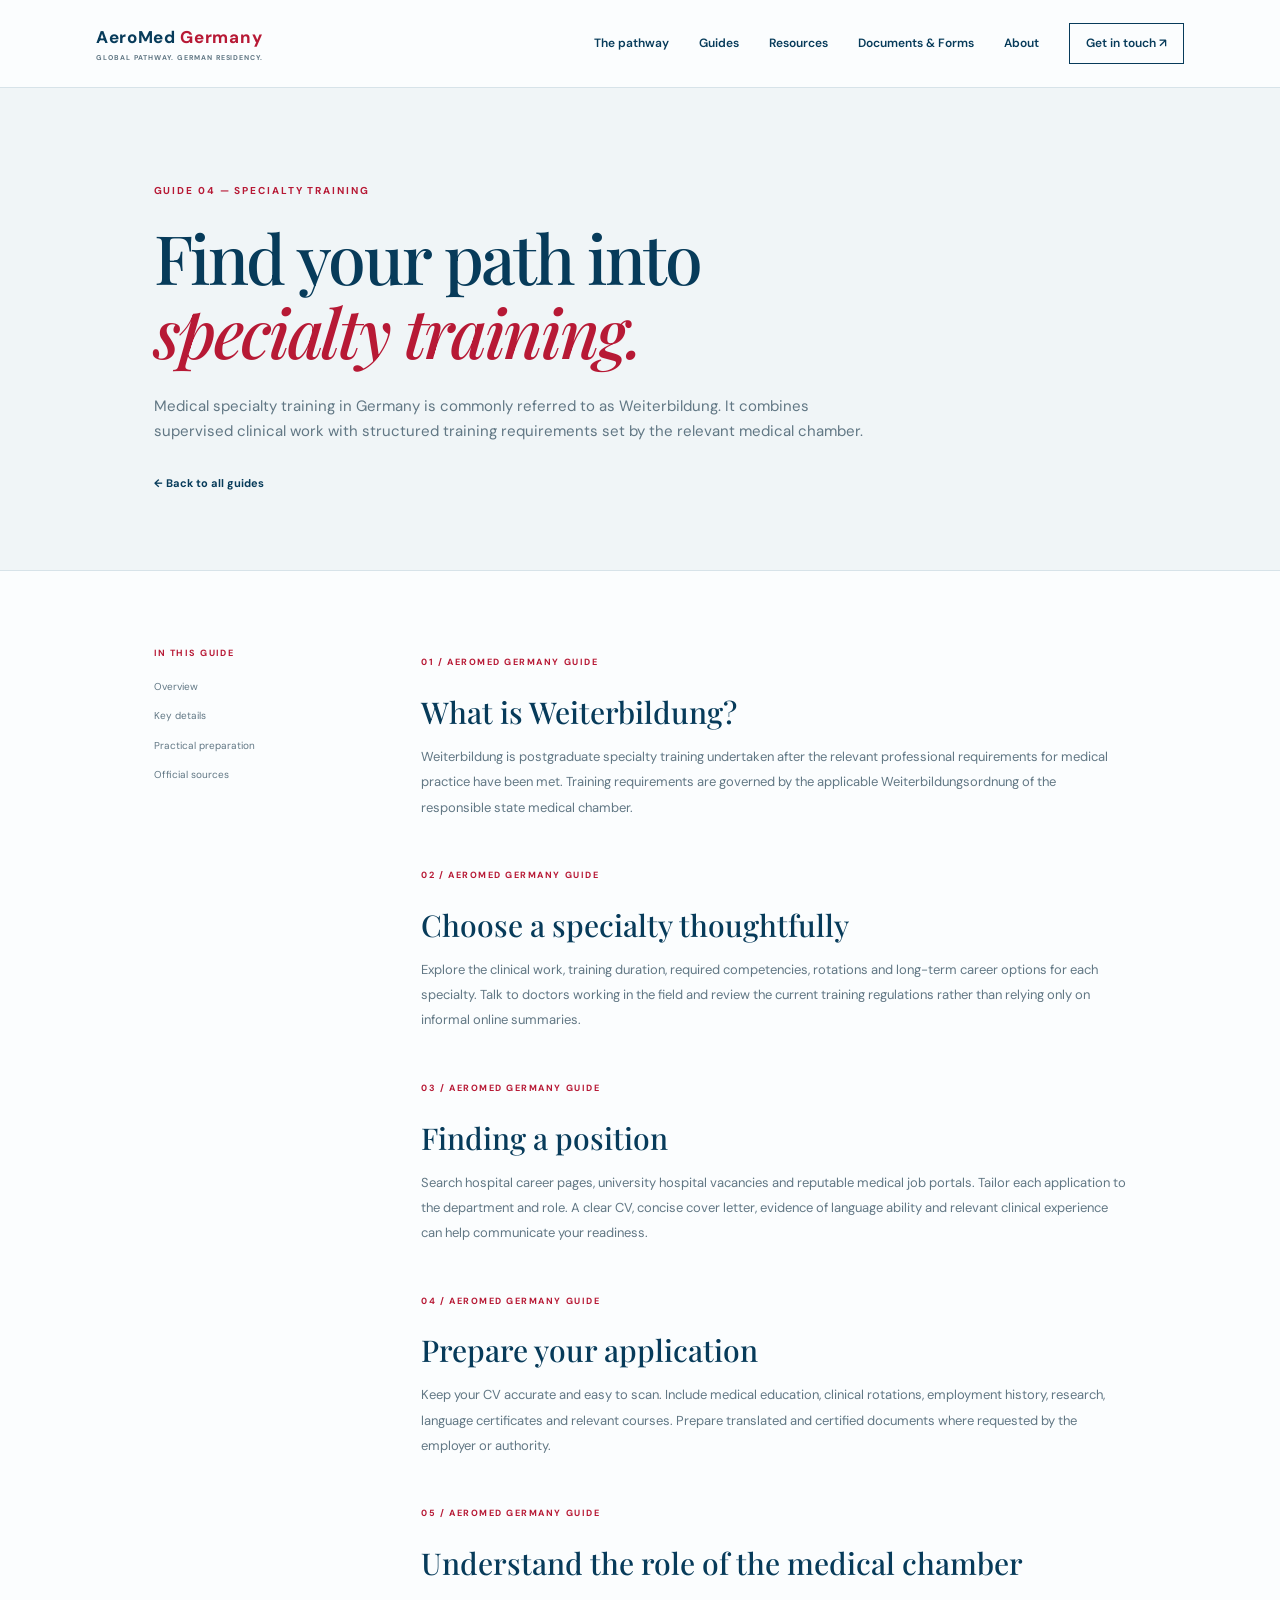
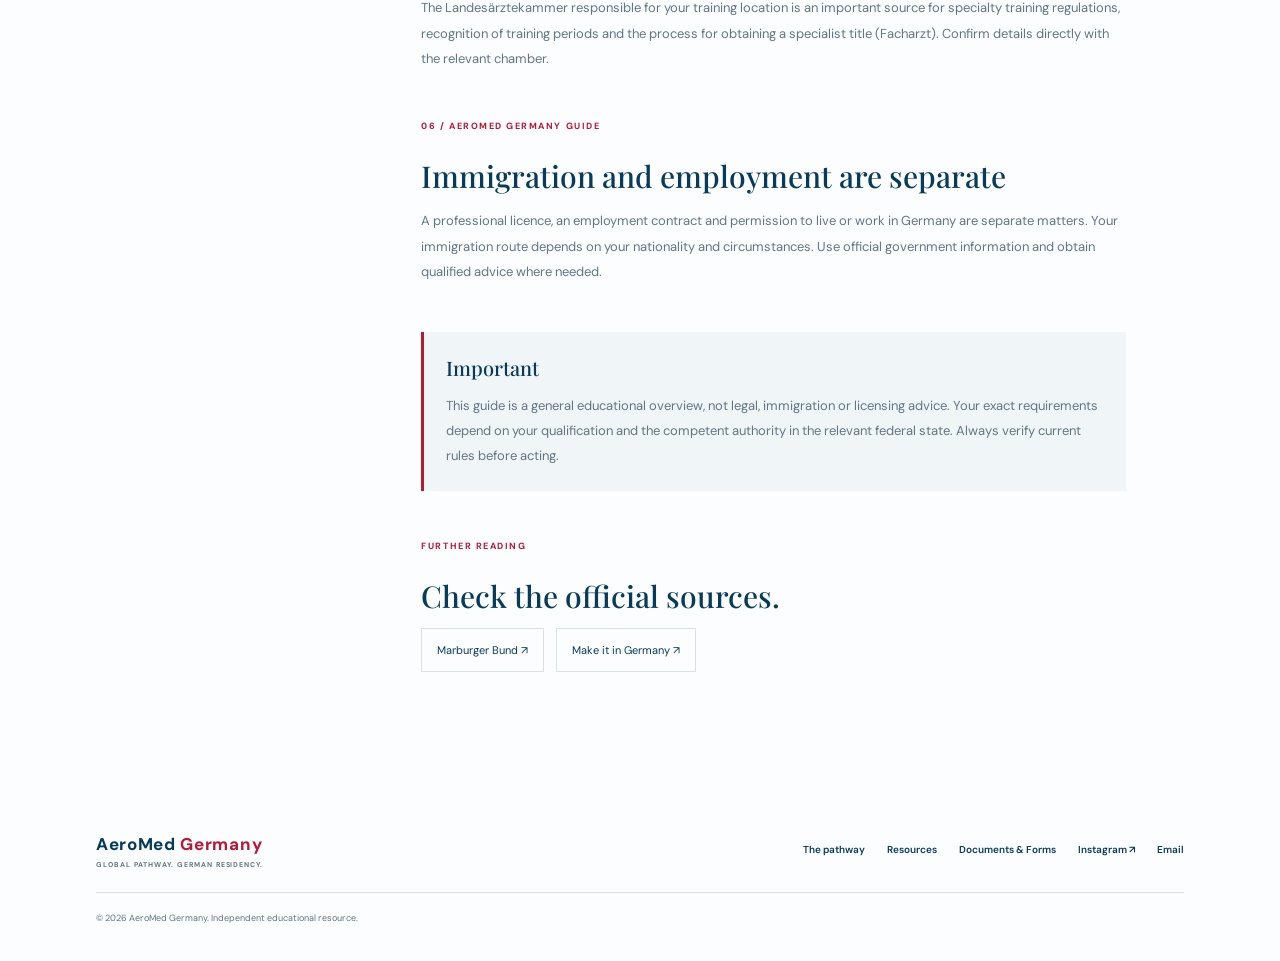
<file: residency.html>
<!doctype html>
<html lang="en"><head><meta charset="utf-8"><meta name="viewport" content="width=device-width, initial-scale=1">
<meta name="theme-color" content="#073b5a">
<link rel="preconnect" href="https://fonts.googleapis.com"><link rel="preconnect" href="https://fonts.gstatic.com" crossorigin>
<link href="https://fonts.googleapis.com/css2?family=DM+Sans:wght@400;500;600;700&family=Playfair+Display:wght@500;600;700&display=swap" rel="stylesheet"><link rel="stylesheet" href="styles.css">
<link rel="canonical" href="https://germanpg854.github.io/residency.html"></head><body><header class="site-header"><a class="brand" href="index.html"><span class="brand-name">AeroMed <span>Germany</span><small>GLOBAL PATHWAY. GERMAN RESIDENCY.</small></span></a><button class="menu-toggle" aria-label="Open navigation" aria-expanded="false">☰</button><nav class="main-nav"><a href="index.html#pathway">The pathway</a><a href="index.html#guides">Guides</a><a href="index.html#resources">Resources</a><a href="documents.html">Documents &amp; Forms</a><a href="index.html#about">About</a><a class="nav-cta" href="mailto:germanpg854@gmail.com">Get in touch ↗</a></nav></header><main id="main">
<title>Medical Residency & Facharzt Training in Germany | AeroMed Germany</title><meta name="description" content="An introduction to medical specialty training (Weiterbildung) and finding residency positions in Germany."><section class="article-hero"><p class="eyebrow">GUIDE 04 — SPECIALTY TRAINING</p><h1>Find your path into<br><em>specialty training.</em></h1><p class="article-intro">Medical specialty training in Germany is commonly referred to as Weiterbildung. It combines supervised clinical work with structured training requirements set by the relevant medical chamber.</p><a class="text-link" href="index.html#guides">← Back to all guides</a></section>
<section class="article-body"><aside class="article-aside"><b>IN THIS GUIDE</b><a href="#section-1">Overview</a><a href="#section-2">Key details</a><a href="#section-3">Practical preparation</a><a href="#official">Official sources</a></aside><div class="article-content"><section id="section-1"><p class="topic-meta">01 / AEROMED GERMANY GUIDE</p><h2>What is Weiterbildung?</h2><p>Weiterbildung is postgraduate specialty training undertaken after the relevant professional requirements for medical practice have been met. Training requirements are governed by the applicable Weiterbildungsordnung of the responsible state medical chamber.</p></section><section id="section-2"><p class="topic-meta">02 / AEROMED GERMANY GUIDE</p><h2>Choose a specialty thoughtfully</h2><p>Explore the clinical work, training duration, required competencies, rotations and long-term career options for each specialty. Talk to doctors working in the field and review the current training regulations rather than relying only on informal online summaries.</p></section><section id="section-3"><p class="topic-meta">03 / AEROMED GERMANY GUIDE</p><h2>Finding a position</h2><p>Search hospital career pages, university hospital vacancies and reputable medical job portals. Tailor each application to the department and role. A clear CV, concise cover letter, evidence of language ability and relevant clinical experience can help communicate your readiness.</p></section><section id="section-4"><p class="topic-meta">04 / AEROMED GERMANY GUIDE</p><h2>Prepare your application</h2><p>Keep your CV accurate and easy to scan. Include medical education, clinical rotations, employment history, research, language certificates and relevant courses. Prepare translated and certified documents where requested by the employer or authority.</p></section><section id="section-5"><p class="topic-meta">05 / AEROMED GERMANY GUIDE</p><h2>Understand the role of the medical chamber</h2><p>The Landesärztekammer responsible for your training location is an important source for specialty training regulations, recognition of training periods and the process for obtaining a specialist title (Facharzt). Confirm details directly with the relevant chamber.</p></section><section id="section-6"><p class="topic-meta">06 / AEROMED GERMANY GUIDE</p><h2>Immigration and employment are separate</h2><p>A professional licence, an employment contract and permission to live or work in Germany are separate matters. Your immigration route depends on your nationality and circumstances. Use official government information and obtain qualified advice where needed.</p></section><section class="article-callout"><b>Important</b><p>This guide is a general educational overview, not legal, immigration or licensing advice. Your exact requirements depend on your qualification and the competent authority in the relevant federal state. Always verify current rules before acting.</p></section><section id="official"><p class="topic-meta">FURTHER READING</p><h2>Check the official sources.</h2><div class="article-links"><a href="https://www.marburger-bund.de/" target="_blank" rel="noopener">Marburger Bund ↗</a><a href="https://www.make-it-in-germany.com/en/" target="_blank" rel="noopener">Make it in Germany ↗</a></div></section></div></section></main><footer class="site-footer"><a class="brand footer-brand" href="index.html"><span class="brand-name">AeroMed <span>Germany</span><small>GLOBAL PATHWAY. GERMAN RESIDENCY.</small></span></a><div class="footer-links"><a href="index.html#pathway">The pathway</a><a href="index.html#resources">Resources</a><a href="documents.html">Documents &amp; Forms</a><a href="https://www.instagram.com/germanpg854/" target="_blank" rel="noopener">Instagram ↗</a><a href="mailto:germanpg854@gmail.com">Email</a></div><p>© <span id="year"></span> AeroMed Germany. Independent educational resource.</p></footer><script src="script.js"></script></body></html>
</file>
<file: styles.css>
:root{--ink:#073b5a;--muted:#617784;--cream:#f0f5f7;--paper:#fbfdfe;--line:#d7e3e9;--accent:#b71935;--serif:"Playfair Display",Georgia,serif;--sans:"DM Sans",Arial,sans-serif}*{box-sizing:border-box}html{scroll-behavior:smooth;scroll-padding-top:90px}body{margin:0;background:var(--paper);color:var(--ink);font-family:var(--sans);line-height:1.65}a{color:inherit}.skip-link{position:absolute;left:-999px;top:0;background:white;padding:10px;z-index:100}.skip-link:focus{left:10px}.site-header{height:88px;padding:0 7.5%;display:flex;align-items:center;justify-content:space-between;border-bottom:1px solid var(--line);background:rgba(251,253,254,.96);position:sticky;top:0;z-index:20;backdrop-filter:blur(12px)}.brand{display:flex;align-items:center;gap:11px;text-decoration:none}.brand-name{font-size:17px;font-weight:750;letter-spacing:.04em;color:var(--ink);white-space:nowrap}.brand-name>span{color:var(--accent)}.brand-name small{display:block;font-size:7px;letter-spacing:.14em;color:var(--muted);font-weight:700;margin-top:1px}.brand-mark{width:38px;height:38px;border:1px solid var(--ink);display:grid;place-items:center;font:600 21px var(--serif)}.brand-mark span{color:var(--accent)}.main-nav{display:flex;align-items:center;gap:30px}.main-nav a,.footer-links a{text-decoration:none;font-size:12px;font-weight:600}.main-nav a:hover,.footer-links a:hover{color:var(--accent)}.main-nav .nav-cta{border:1px solid var(--ink);padding:10px 16px}.menu-toggle{display:none;background:none;border:0;font-size:25px;color:var(--ink)}.hero{padding:75px 7.5% 84px;display:grid;grid-template-columns:1.02fr .98fr;gap:6%;align-items:center;min-height:600px}.eyebrow{font-size:10px;font-weight:700;letter-spacing:.19em;color:var(--accent);margin:0 0 20px}.eyebrow span{display:inline-block;width:7px;height:7px;border-radius:50%;background:var(--accent);margin-right:8px}.hero h1,.section h2,.feature-copy h2,.official-copy h2,.about-section h2{font:500 clamp(43px,5.4vw,70px)/1.1 var(--serif);letter-spacing:-.035em;margin:0}.hero h1 em,.section h2 em,.feature-copy h2 em,.official-copy h2 em,.about-section h2 em{color:var(--accent);font-weight:500}.hero-intro{max-width:530px;color:var(--muted);font-size:15px;margin:25px 0 30px}.hero-actions{display:flex;align-items:center;gap:25px;flex-wrap:wrap}.button{display:inline-flex;gap:24px;align-items:center;text-decoration:none;padding:14px 20px;font-size:11px;font-weight:700;letter-spacing:.04em}.button-dark{background:var(--ink);color:white}.button-dark:hover{background:#294443}.button-light{border:1px solid rgba(255,255,255,.55);color:white}.text-link{font-size:11px;font-weight:700;text-decoration:none}.hero-note{display:flex;gap:13px;align-items:center;margin-top:52px;color:var(--muted);font-size:10px;line-height:1.8}.hero-note b{color:var(--ink)}.note-icon{font-size:23px;color:var(--accent)}.hero-art{height:440px;position:relative;overflow:hidden;background:#dce3dc;color:var(--ink);padding:20px}.art-top,.art-bottom{position:absolute;left:22px;right:22px;display:flex;justify-content:space-between;font-size:8px;font-weight:700;letter-spacing:.16em;z-index:4}.art-top{top:20px}.art-bottom{bottom:18px}.art-sun{position:absolute;width:190px;height:190px;border-radius:50%;background:#c6a950;top:78px;right:16%;opacity:.9}.arch{position:absolute;bottom:0;border:1px solid rgba(7,59,90,.45);border-bottom:0;border-radius:120px 120px 0 0}.arch-one{height:320px;width:220px;left:17%;background:#e5eff3}.arch-two{height:260px;width:180px;left:42%;background:#8caebb}.art-line{position:absolute;height:1px;background:var(--ink);width:75%;bottom:95px;left:12%}.art-caption{position:absolute;left:12%;bottom:112px;font:600 31px/.98 var(--serif);letter-spacing:.04em;z-index:3}.art-caption i{color:#91152a;font-style:normal}.trust-strip{background:var(--ink);color:#e8e8df;min-height:62px;padding:0 7.5%;display:flex;align-items:center;justify-content:space-between;gap:15px;font-size:9px;letter-spacing:.15em;font-weight:700}.trust-strip span:first-child{color:#c6a950}.trust-strip i{color:#c6a950;font-style:normal}.section{padding:105px 7.5%}.section-heading{display:flex;justify-content:space-between;align-items:end;gap:40px;margin-bottom:48px}.section h2,.feature-copy h2,.official-copy h2,.about-section h2{font-size:clamp(38px,4.3vw,55px)}.section-summary{max-width:390px;color:var(--muted);font-size:13px;margin:0 0 4px}.pathway-grid{display:grid;grid-template-columns:repeat(4,1fr);border:1px solid var(--line)}.path-card{min-height:290px;padding:25px 23px;border-right:1px solid var(--line);position:relative;background:#fff}.path-card:last-child{border:0}.card-number{font-size:9px;letter-spacing:.15em;color:var(--accent)}.card-icon{font-size:26px;margin:25px 0 14px;color:var(--accent)}.path-card h3,.topic-card h3{font:500 22px var(--serif);margin:0 0 12px}.path-card p,.topic-card p{font-size:11px;color:var(--muted);line-height:1.8;margin:0 0 20px}.path-card a,.topic-card a{font-size:10px;font-weight:700;text-decoration:none;border-bottom:1px solid #c9c9c1;padding-bottom:4px}.path-card a span{color:var(--accent)}.small-print{font-size:10px;color:var(--muted);margin-top:16px}.feature-section{display:grid;grid-template-columns:1fr 1fr;background:var(--ink);color:white;min-height:480px}.feature-image{position:relative;min-height:430px;background:linear-gradient(145deg,#b8cfd8,#e1e9eb);overflow:hidden}.feature-image:before{content:"";position:absolute;width:250px;height:330px;border:1px solid #47778d;border-bottom:0;border-radius:140px 140px 0 0;bottom:0;left:25%;background:linear-gradient(180deg,#edf3f3,#8caebb)}.feature-image:after{content:"";position:absolute;width:170px;height:170px;border-radius:50%;background:#b71935;right:12%;top:60px}.feature-stamp{position:absolute;z-index:2;top:50px;left:12%;font:600 24px/.95 var(--serif);color:var(--ink);transform:rotate(-7deg)}.feature-stamp span{color:var(--accent)}.feature-image-label{position:absolute;z-index:3;bottom:22px;left:25px;color:var(--ink);font-size:8px;letter-spacing:.18em;font-weight:700}.feature-copy{padding:75px 12%;align-self:center}.feature-copy .eyebrow{color:#c6a950}.feature-copy h2 em{color:#c6a950}.feature-copy>p:not(.eyebrow){font-size:12px;color:#c3ceca;max-width:440px;margin:22px 0}.check-list{padding:0;list-style:none;margin:25px 0 30px}.check-list li{font-size:11px;color:#e1e5df;margin:12px 0}.check-list li:before{content:"✓";color:#c6a950;margin-right:12px}.topic-section{background:var(--cream)}.topic-grid{display:grid;grid-template-columns:repeat(2,1fr);gap:14px}.topic-card{padding:30px;background:var(--paper);border:1px solid var(--line);min-height:220px}.topic-meta{font-size:9px;color:var(--accent);letter-spacing:.17em;font-weight:700;margin-bottom:24px}.topic-card h3{font-size:25px}.topic-card p{max-width:520px}.topic-card a{display:inline-block;margin-top:4px}.official-section{padding:100px 7.5%;display:grid;grid-template-columns:.9fr 1.1fr;gap:10%;align-items:start}.official-copy>p:not(.eyebrow){font-size:12px;color:var(--muted);max-width:400px;margin-top:24px}.resource-list{border-top:1px solid var(--line)}.resource-list a{display:flex;justify-content:space-between;align-items:center;padding:19px 4px;border-bottom:1px solid var(--line);text-decoration:none}.resource-list a>span:first-child{display:flex;flex-direction:column;gap:4px}.resource-list small{font-size:8px;letter-spacing:.15em;color:var(--accent);font-weight:700}.resource-list b{font:500 18px var(--serif)}.resource-list a>span:last-child{font-size:18px}.about-section{background:#e7e8df;text-align:center;padding:90px 20px}.about-section .eyebrow{margin-bottom:18px}.about-section>p:not(.eyebrow){max-width:610px;margin:22px auto 28px;color:#65706c;font-size:13px}.disclaimer{padding:28px 7.5%;background:#f0eee7;border-top:1px solid var(--line)}.disclaimer b{font-size:11px}.disclaimer p{font-size:10px;color:var(--muted);max-width:900px;margin:6px 0 0}.site-footer{padding:35px 7.5%;display:grid;grid-template-columns:1fr auto;gap:22px;align-items:center}.footer-brand{width:max-content}.footer-links{display:flex;gap:22px}.footer-links a{font-size:10px}.site-footer>p{grid-column:1/-1;font-size:9px;color:var(--muted);margin:0;border-top:1px solid var(--line);padding-top:18px}
@media(max-width:900px){.site-header{padding:0 5%}.main-nav{gap:16px}.hero{padding:60px 5%;gap:4%}.hero-art{height:390px}.section,.official-section{padding:75px 5%}.pathway-grid{grid-template-columns:repeat(2,1fr)}.path-card:nth-child(2){border-right:0}.path-card:nth-child(-n+2){border-bottom:1px solid var(--line)}.feature-copy{padding:60px 9%}.trust-strip{padding:0 5%;font-size:8px}}
@media(max-width:650px){.site-header{height:72px}.menu-toggle{display:block}.main-nav{display:none;position:absolute;top:71px;left:0;right:0;padding:20px 6%;background:var(--paper);border-bottom:1px solid var(--line);flex-direction:column;align-items:flex-start;gap:18px}.main-nav.open{display:flex}.hero{grid-template-columns:1fr;padding:58px 6% 55px;gap:42px}.hero h1{font-size:49px}.hero-art{height:350px}.trust-strip{flex-wrap:wrap;justify-content:center;padding:15px 5%;gap:9px 14px}.trust-strip span:first-child{width:100%;text-align:center}.section{padding:72px 6%}.section-heading{display:block;margin-bottom:32px}.section-summary{margin-top:20px}.pathway-grid{grid-template-columns:1fr}.path-card{border-right:0;border-bottom:1px solid var(--line);min-height:250px}.path-card:nth-child(2){border-bottom:1px solid var(--line)}.path-card:last-child{border-bottom:0}.feature-section{grid-template-columns:1fr}.feature-image{min-height:330px}.feature-copy{padding:55px 7%}.topic-grid{grid-template-columns:1fr}.official-section{grid-template-columns:1fr;gap:35px;padding:75px 6%}.about-section{padding:75px 7%}.site-footer{grid-template-columns:1fr;padding:30px 6%}.footer-links{flex-wrap:wrap;gap:14px 20px}.site-footer>p{grid-column:auto}}
@media(prefers-reduced-motion:reduce){html{scroll-behavior:auto}}

.article-hero{padding:95px 12% 75px;background:var(--cream);border-bottom:1px solid var(--line)}.article-hero h1{font:500 clamp(42px,5.5vw,68px)/1.1 var(--serif);letter-spacing:-.035em;margin:0;max-width:850px}.article-hero h1 em{color:var(--accent);font-weight:500}.article-intro{max-width:720px;color:var(--muted);font-size:15px;margin:25px 0}.article-body{padding:75px 12%;display:grid;grid-template-columns:190px 1fr;gap:8%}.article-aside{position:sticky;top:115px;align-self:start;display:flex;flex-direction:column;gap:13px}.article-aside b{font-size:9px;letter-spacing:.16em;color:var(--accent);margin-bottom:5px}.article-aside a{font-size:10px;text-decoration:none;color:var(--muted)}.article-aside a:hover{color:var(--accent)}.article-content section{margin-bottom:48px;scroll-margin-top:110px}.article-content h2{font:500 30px/1.2 var(--serif);margin:0 0 14px}.article-content section>p:not(.topic-meta){font-size:13px;color:var(--muted);line-height:1.95;margin:0}.article-callout{padding:22px;background:var(--cream);border-left:3px solid var(--accent)}.article-callout b{font:500 20px var(--serif)}.article-callout p{margin-top:8px!important}.article-links{display:flex;flex-wrap:wrap;gap:12px}.article-links a{font-size:11px;text-decoration:none;border:1px solid var(--line);padding:12px 15px}.article-links a:hover{border-color:var(--accent)}@media(max-width:650px){.article-hero{padding:65px 6%}.article-body{padding:55px 6%;grid-template-columns:1fr;gap:35px}.article-aside{position:static;flex-direction:row;flex-wrap:wrap}.article-aside b{width:100%}.article-content h2{font-size:26px}}


.founders-section{background:var(--paper)}.founder-grid{display:grid;grid-template-columns:repeat(2,minmax(0,1fr));gap:16px}.founder-card{padding:30px;border:1px solid var(--line);background:#fff;min-height:160px}.founder-role{font-size:9px;letter-spacing:.17em;font-weight:700;color:var(--accent)}.founder-card h3{font:500 27px/1.2 var(--serif);color:var(--ink);margin:17px 0 7px}.founder-card p{font-size:12px;color:var(--muted);margin:0}@media(max-width:650px){.founder-grid{grid-template-columns:1fr}.founder-card{padding:24px}}

/* Simple external Drive and Forms link hub */
.share-link-grid{display:grid;grid-template-columns:repeat(2,minmax(0,1fr));gap:18px;padding-top:32px}.share-link-card{display:flex;flex-direction:column;align-items:flex-start;padding:30px;background:#fff;border:1px solid var(--line);min-height:280px}.share-link-card h2{font:500 30px/1.2 var(--serif);margin:6px 0 10px;color:var(--ink)}.share-link-card>p:not(.eyebrow){font-size:13px;color:var(--muted);line-height:1.8;margin:0 0 24px}.share-link-card .button{margin-top:auto}.link-status{display:block;color:var(--muted);font-size:11px;line-height:1.6;margin-top:13px}.configured-link.is-unavailable{opacity:.6;cursor:not-allowed}.share-contact{padding-top:24px;color:var(--muted);font-size:13px}.share-contact a{color:var(--ink);font-weight:700}@media(max-width:650px){.share-link-grid{grid-template-columns:1fr}.share-link-card{min-height:240px;padding:24px}}

/* Public documents library and secure administrator upload area */
.library-page{max-width:1000px;margin:0 auto;padding:78px 7.5% 90px;min-height:55vh}.library-heading{padding:0 0 38px;border-bottom:1px solid var(--line)}.library-heading h1,.admin-card h1{font:500 clamp(42px,5vw,62px)/1.08 var(--serif);letter-spacing:-.035em;color:var(--ink);margin:0}.library-heading h1 em{color:var(--accent);font-weight:500}.library-heading>p:last-child,.admin-intro{color:var(--muted);font-size:14px;max-width:620px;margin:18px 0 0}.library-list{padding-top:26px}.library-status,.admin-status{font-size:13px;color:var(--muted)}.library-status.is-error,.admin-status.is-error{color:#a3162d}.document-list{list-style:none;padding:0;margin:18px 0}.document-list li{padding:17px 18px;border:1px solid var(--line);background:#fff;margin:0 0 10px;display:flex;justify-content:space-between;align-items:center;gap:16px}.document-list li>span,.document-list li>div{display:flex;flex-direction:column;gap:3px}.document-list li a{color:var(--ink);text-decoration:none;font-weight:700}.document-list li a:hover{color:var(--accent)}.document-list li small{color:var(--muted);font-size:11px}.library-admin-link{margin-top:45px;font-size:12px}.library-admin-link a,.admin-back{color:var(--ink);font-weight:700;text-decoration:none}.admin-page{min-height:65vh;padding:65px 20px;background:var(--cream)}.admin-card{width:min(100%,600px);margin:0 auto;padding:36px;background:var(--paper);border:1px solid var(--line)}.admin-card h1{font-size:38px}.login-form,.upload-form{display:grid;gap:10px;margin-top:24px}.login-form label,.upload-form label{font-size:12px;font-weight:700;color:var(--ink)}.login-form input,.upload-form input{width:100%;border:1px solid #b7c8d0;background:white;padding:12px;font:inherit;color:var(--ink);border-radius:2px}.login-form .button,.upload-form .button{justify-self:start;margin-top:8px;cursor:pointer;border:0}.login-form button:disabled,.upload-form button:disabled{opacity:.6;cursor:wait}.notice{padding:13px 15px;margin-top:18px;font-size:12px}.notice-warning{background:#fff2d1;border-left:3px solid #bd8f17;color:#57440c}.admin-status{min-height:20px;margin:12px 0}.upload-panel{border-top:1px solid var(--line);margin-top:28px;padding-top:24px}.upload-heading{display:flex;justify-content:space-between;align-items:center;gap:16px}.upload-heading .eyebrow{margin-bottom:7px}.upload-heading h2{font:500 27px var(--serif);margin:0}.button-quiet{border:1px solid var(--line);color:var(--ink);background:white;padding:9px 13px;font:600 11px var(--sans);cursor:pointer}.upload-form small{color:var(--muted);font-size:11px}.admin-doc-heading{font:500 20px var(--serif);margin:30px 0 10px}.document-delete{border:1px solid var(--line);background:#fff;color:#8d1730;border-radius:2px;padding:7px 10px;cursor:pointer;font:600 11px var(--sans)}.document-delete:disabled{opacity:.5}.admin-footnote{border-top:1px solid var(--line);padding-top:17px;margin-top:24px;font-size:11px;color:var(--muted)}@media(max-width:650px){.library-page{padding:55px 6% 65px}.admin-page{padding:36px 14px}.admin-card{padding:25px 20px}.admin-card h1{font-size:32px}.upload-heading{align-items:flex-start}.document-list li{padding:14px 12px}}
</file>
